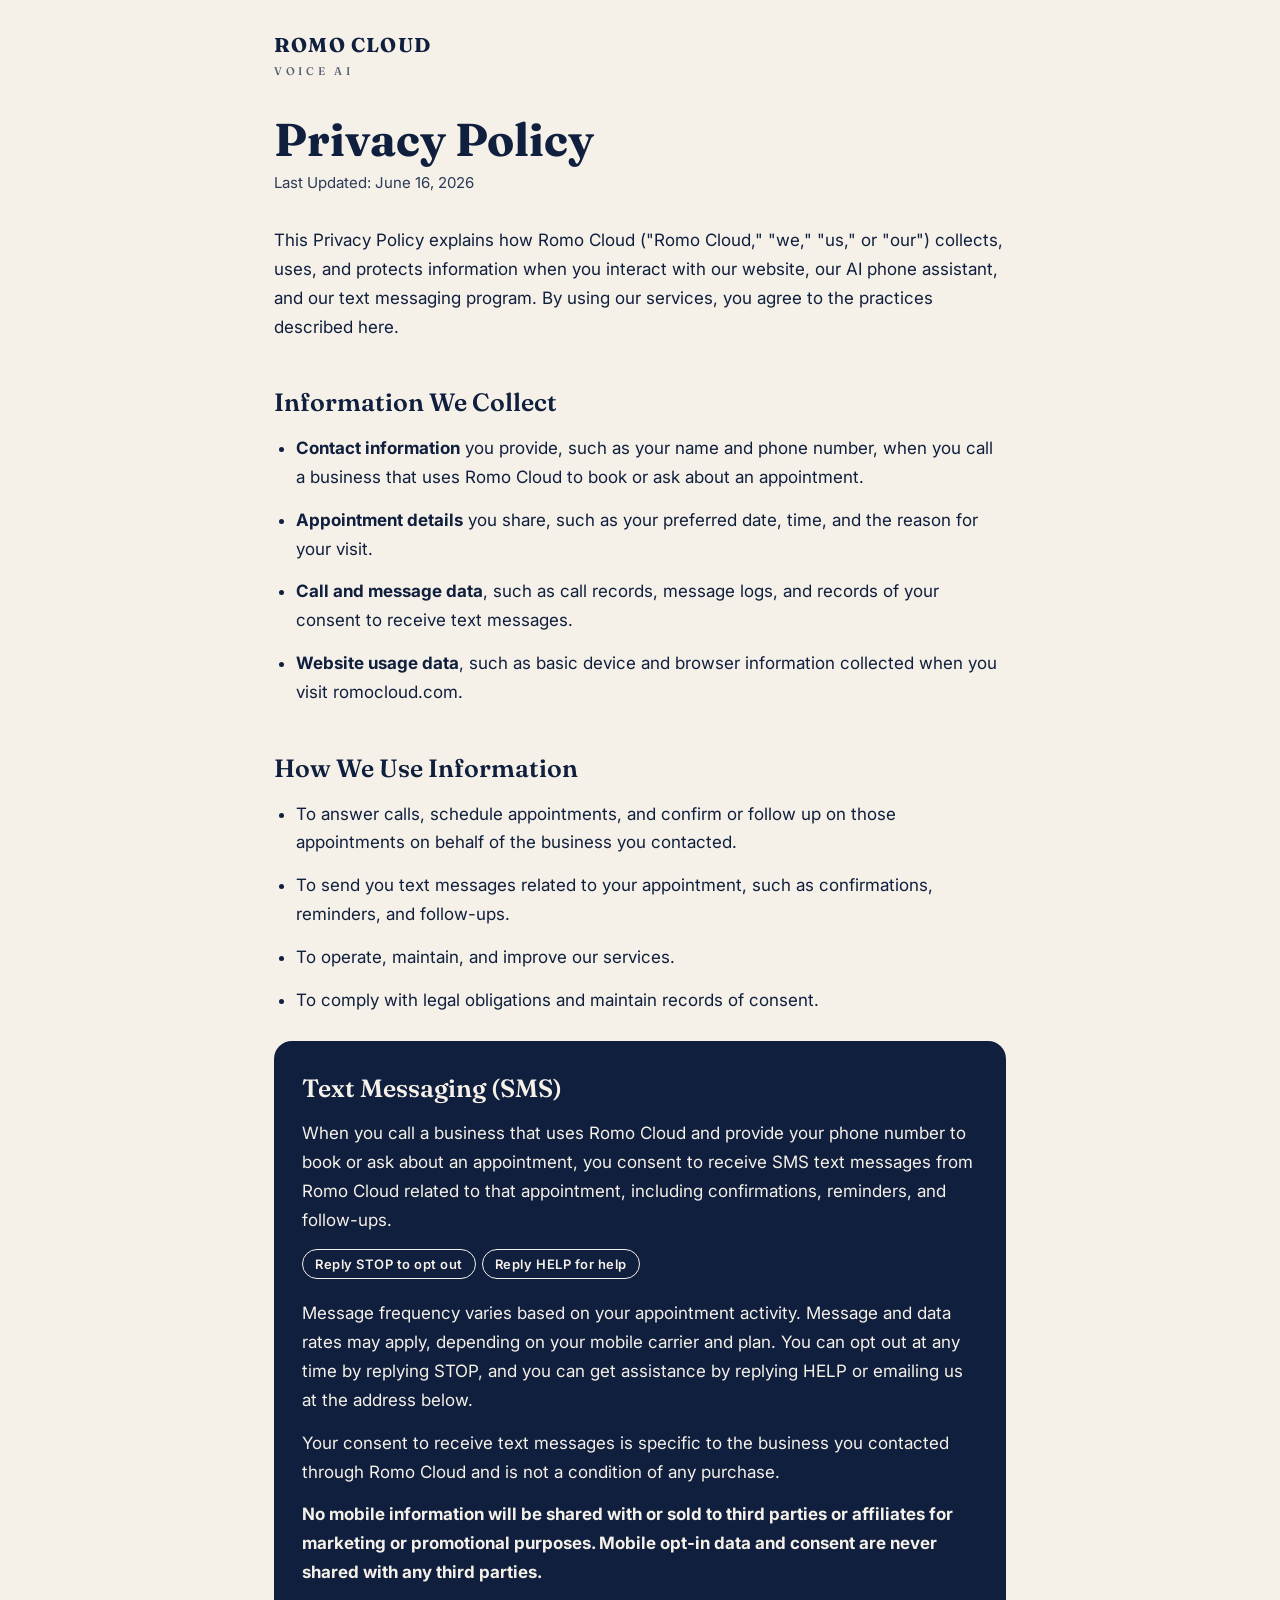
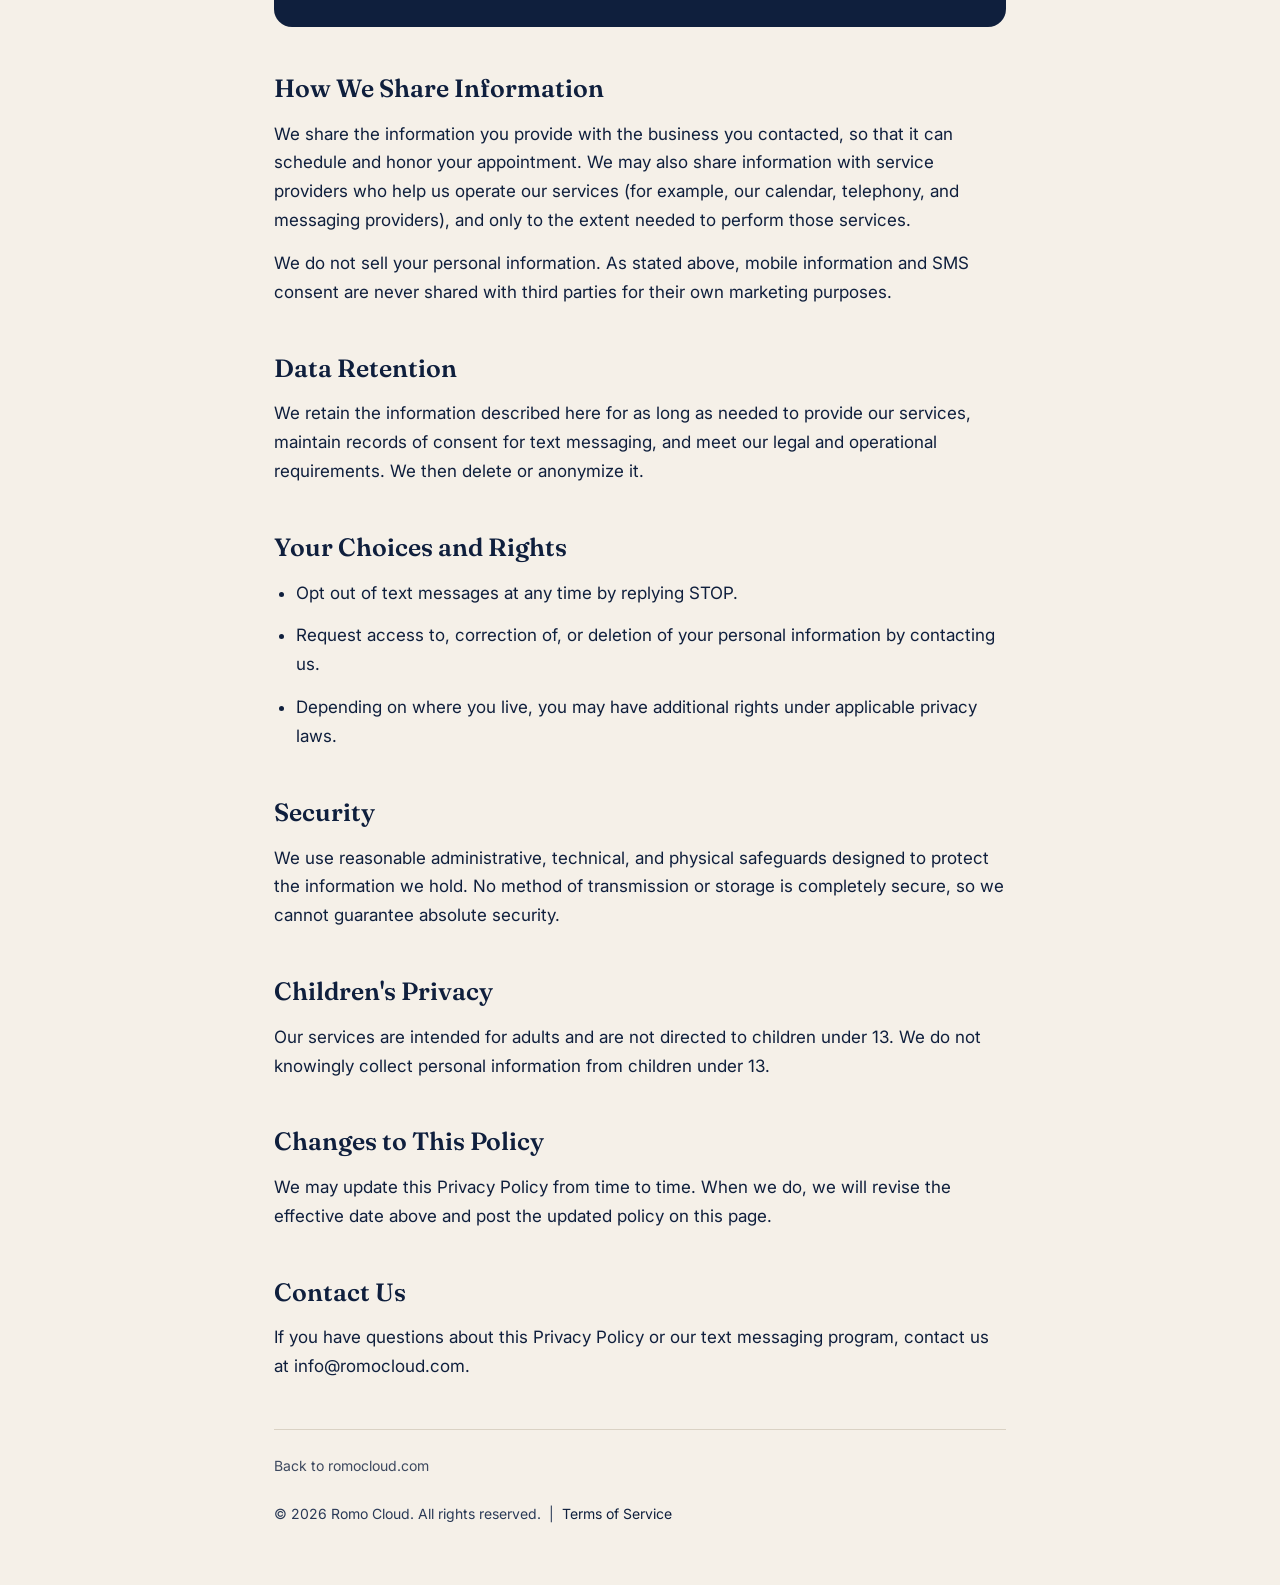
<file: privacy.html>
<!DOCTYPE html>
<html lang="en">
<head>
<meta charset="UTF-8">
<meta name="viewport" content="width=device-width, initial-scale=1.0">
<meta name="robots" content="noindex">
<title>Privacy Policy | Romo Cloud</title>
<meta name="description" content="How Romo Cloud collects, uses, and protects caller information, plus SMS program terms and how to opt out at any time.">
<meta name="author" content="Romo Cloud">
<link rel="canonical" href="https://romocloud.com/privacy">
<meta property="og:type" content="website">
<meta property="og:url" content="https://romocloud.com/privacy">
<meta property="og:site_name" content="Romo Cloud">
<meta property="og:title" content="Privacy Policy | Romo Cloud">
<meta property="og:description" content="How Romo Cloud collects, uses, and protects caller information, plus SMS program terms and how to opt out at any time.">
<meta property="og:image" content="https://romocloud.com/og-image.png">
<meta property="og:image:width" content="1200">
<meta property="og:image:height" content="630">
<meta name="twitter:card" content="summary_large_image">
<meta name="twitter:title" content="Privacy Policy | Romo Cloud">
<meta name="twitter:description" content="How Romo Cloud collects, uses, and protects caller information, plus SMS program terms and how to opt out at any time.">
<meta name="twitter:image" content="https://romocloud.com/og-image.png">
<link rel="icon" href="/favicon.ico" sizes="any">
<link rel="apple-touch-icon" href="/apple-touch-icon.png">
<link rel="preconnect" href="https://fonts.googleapis.com">
<link rel="preconnect" href="https://fonts.gstatic.com" crossorigin>
<link href="https://fonts.googleapis.com/css2?family=Fraunces:opsz,wght@9..144,500;9..144,600;9..144,700&amp;family=Inter:wght@400;500;600&amp;display=swap" rel="stylesheet">
<link rel="stylesheet" href="/assets/site.css?v=4369e42d">
<link rel="stylesheet" href="/assets/extra.css?v=693c50e4">
<noscript><style>.fade-up{opacity:1!important;transform:none!important}</style></noscript>
</head>
<body><div class="legal-page"><div class="wrap"><header class="site"><div class="brand">Romo Cloud<small>VOICE AI</small></div></header><h1>Privacy Policy</h1><p class="eff">Last Updated: June 16, 2026</p><p>This Privacy Policy explains how Romo Cloud ("Romo Cloud," "we," "us," or "our") collects, uses, and protects information when you interact with our website, our AI phone assistant, and our text messaging program. By using our services, you agree to the practices described here.</p><h2>Information We Collect</h2><ul><li><strong>Contact information</strong> you provide, such as your name and phone number, when you call a business that uses Romo Cloud to book or ask about an appointment.</li><li><strong>Appointment details</strong> you share, such as your preferred date, time, and the reason for your visit.</li><li><strong>Call and message data</strong>, such as call records, message logs, and records of your consent to receive text messages.</li><li><strong>Website usage data</strong>, such as basic device and browser information collected when you visit romocloud.com.</li></ul><h2>How We Use Information</h2><ul><li>To answer calls, schedule appointments, and confirm or follow up on those appointments on behalf of the business you contacted.</li><li>To send you text messages related to your appointment, such as confirmations, reminders, and follow-ups.</li><li>To operate, maintain, and improve our services.</li><li>To comply with legal obligations and maintain records of consent.</li></ul><div class="sms"><h2>Text Messaging (SMS)</h2><p>When you call a business that uses Romo Cloud and provide your phone number to book or ask about an appointment, you consent to receive SMS text messages from Romo Cloud related to that appointment, including confirmations, reminders, and follow-ups.</p><p><span class="pill">Reply STOP to opt out</span><span class="pill">Reply HELP for help</span></p><p>Message frequency varies based on your appointment activity. Message and data rates may apply, depending on your mobile carrier and plan. You can opt out at any time by replying STOP, and you can get assistance by replying HELP or emailing us at the address below.</p><p>Your consent to receive text messages is specific to the business you contacted through Romo Cloud and is not a condition of any purchase.</p><p><strong>No mobile information will be shared with or sold to third parties or affiliates for marketing or promotional purposes. Mobile opt-in data and consent are never shared with any third parties.</strong></p></div><h2>How We Share Information</h2><p>We share the information you provide with the business you contacted, so that it can schedule and honor your appointment. We may also share information with service providers who help us operate our services (for example, our calendar, telephony, and messaging providers), and only to the extent needed to perform those services.</p><p>We do not sell your personal information. As stated above, mobile information and SMS consent are never shared with third parties for their own marketing purposes.</p><h2>Data Retention</h2><p>We retain the information described here for as long as needed to provide our services, maintain records of consent for text messaging, and meet our legal and operational requirements. We then delete or anonymize it.</p><h2>Your Choices and Rights</h2><ul><li>Opt out of text messages at any time by replying STOP.</li><li>Request access to, correction of, or deletion of your personal information by contacting us.</li><li>Depending on where you live, you may have additional rights under applicable privacy laws.</li></ul><h2>Security</h2><p>We use reasonable administrative, technical, and physical safeguards designed to protect the information we hold. No method of transmission or storage is completely secure, so we cannot guarantee absolute security.</p><h2>Children's Privacy</h2><p>Our services are intended for adults and are not directed to children under 13. We do not knowingly collect personal information from children under 13.</p><h2>Changes to This Policy</h2><p>We may update this Privacy Policy from time to time. When we do, we will revise the effective date above and post the updated policy on this page.</p><h2>Contact Us</h2><p>If you have questions about this Privacy Policy or our text messaging program, contact us at <a href="mailto:info@romocloud.com">info@romocloud.com</a>.</p><footer class="site"><a class="home" href="/">Back to romocloud.com</a><br/><br/>© 2026 Romo Cloud. All rights reserved.  |  <a href="/terms">Terms of Service</a></footer></div></div></body>
</html>
</file>
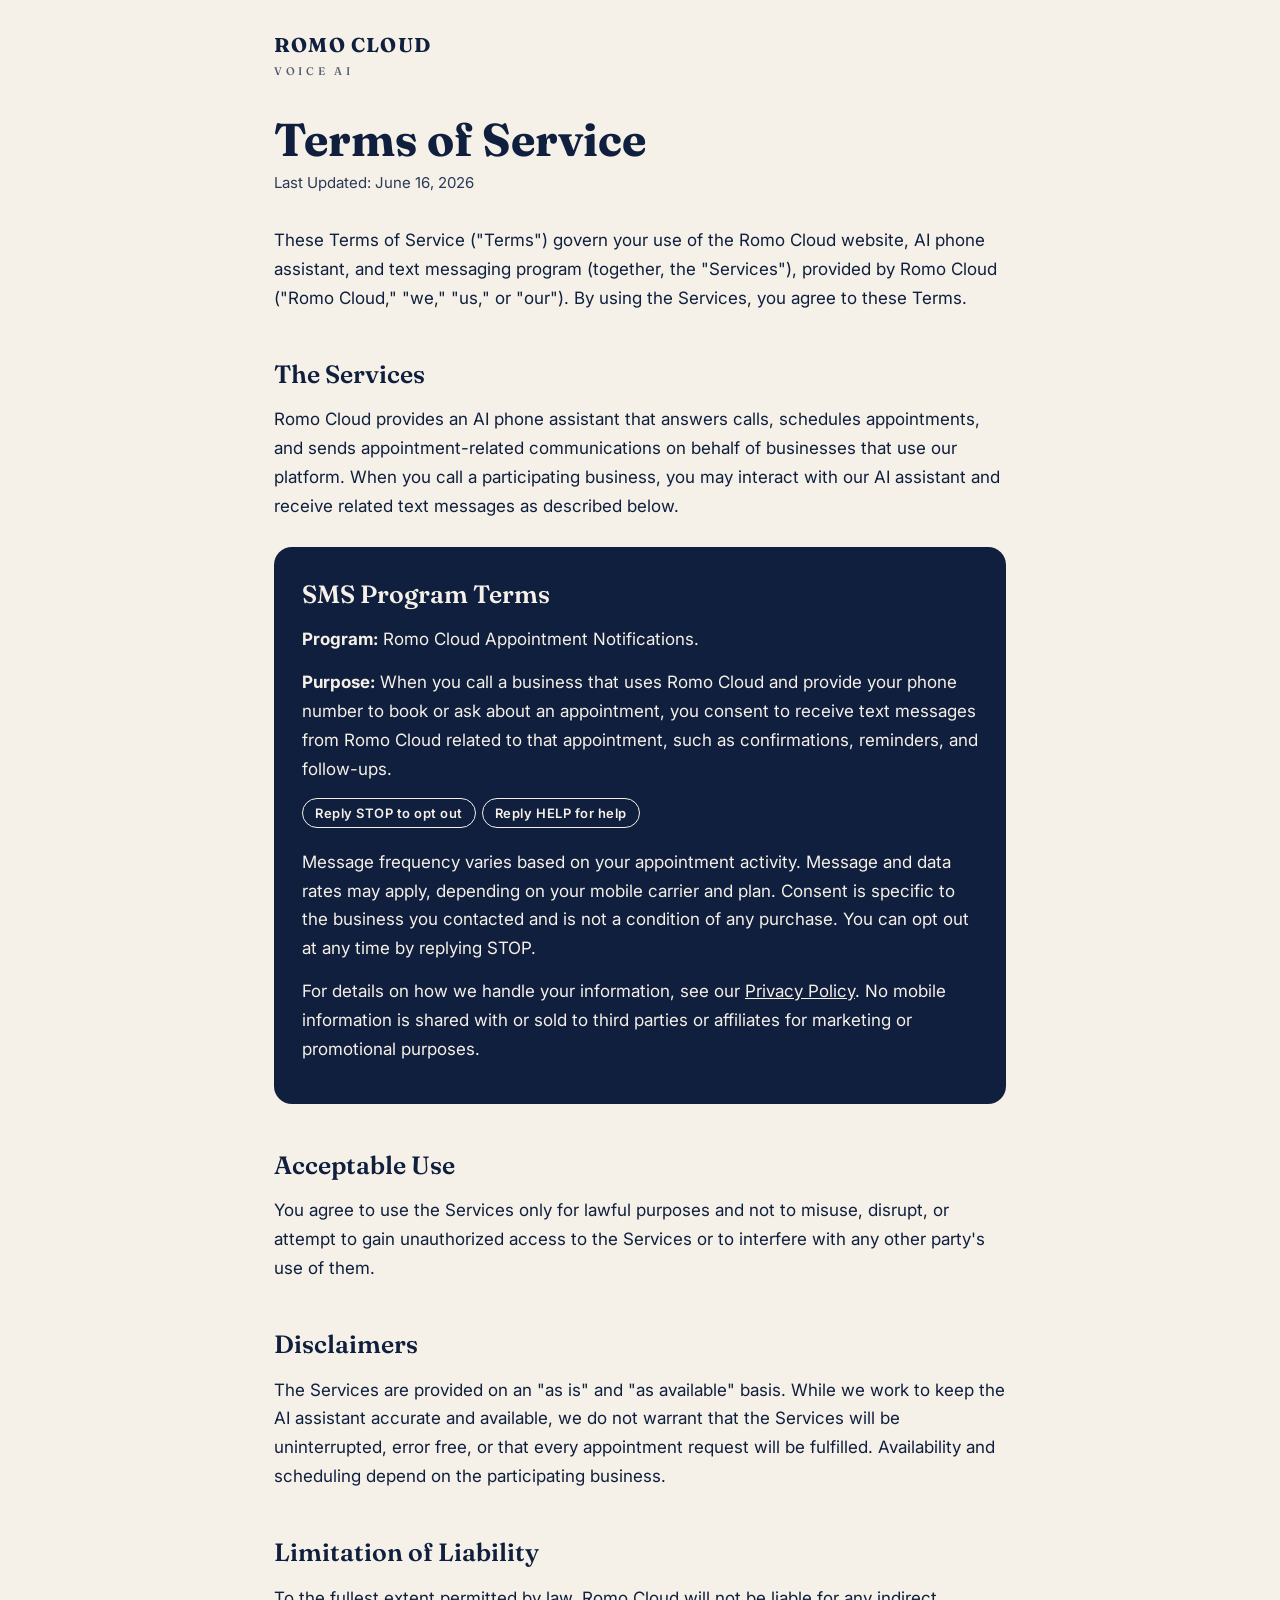
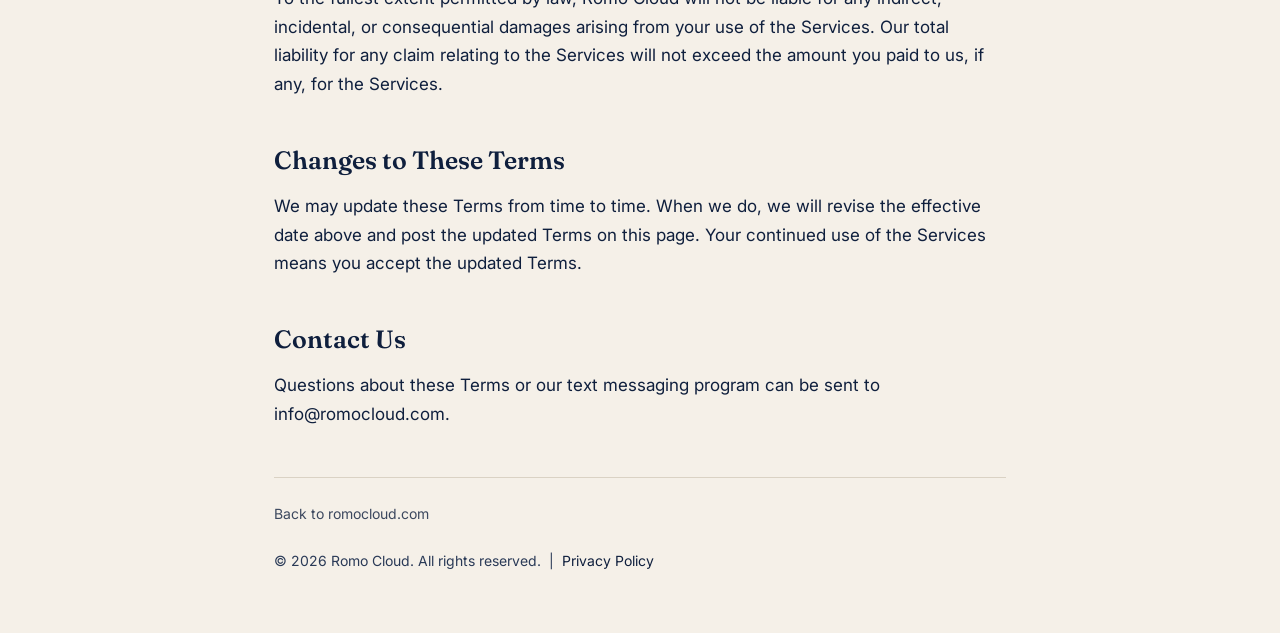
<file: terms.html>
<!DOCTYPE html>
<html lang="en">
<head>
<meta charset="UTF-8">
<meta name="viewport" content="width=device-width, initial-scale=1.0">
<meta name="robots" content="noindex">
<title>Terms of Service | Romo Cloud</title>
<meta name="description" content="Terms governing use of the Romo Cloud website, AI phone assistant, and SMS appointment notification program.">
<meta name="author" content="Romo Cloud">
<link rel="canonical" href="https://romocloud.com/terms">
<meta property="og:type" content="website">
<meta property="og:url" content="https://romocloud.com/terms">
<meta property="og:site_name" content="Romo Cloud">
<meta property="og:title" content="Terms of Service | Romo Cloud">
<meta property="og:description" content="Terms governing use of the Romo Cloud website, AI phone assistant, and SMS appointment notification program.">
<meta property="og:image" content="https://romocloud.com/og-image.png">
<meta property="og:image:width" content="1200">
<meta property="og:image:height" content="630">
<meta name="twitter:card" content="summary_large_image">
<meta name="twitter:title" content="Terms of Service | Romo Cloud">
<meta name="twitter:description" content="Terms governing use of the Romo Cloud website, AI phone assistant, and SMS appointment notification program.">
<meta name="twitter:image" content="https://romocloud.com/og-image.png">
<link rel="icon" href="/favicon.ico" sizes="any">
<link rel="apple-touch-icon" href="/apple-touch-icon.png">
<link rel="preconnect" href="https://fonts.googleapis.com">
<link rel="preconnect" href="https://fonts.gstatic.com" crossorigin>
<link href="https://fonts.googleapis.com/css2?family=Fraunces:opsz,wght@9..144,500;9..144,600;9..144,700&amp;family=Inter:wght@400;500;600&amp;display=swap" rel="stylesheet">
<link rel="stylesheet" href="/assets/site.css?v=4369e42d">
<link rel="stylesheet" href="/assets/extra.css?v=693c50e4">
<noscript><style>.fade-up{opacity:1!important;transform:none!important}</style></noscript>
</head>
<body><div class="legal-page"><div class="wrap"><header class="site"><div class="brand">Romo Cloud<small>VOICE AI</small></div></header><h1>Terms of Service</h1><p class="eff">Last Updated: June 16, 2026</p><p>These Terms of Service ("Terms") govern your use of the Romo Cloud website, AI phone assistant, and text messaging program (together, the "Services"), provided by Romo Cloud ("Romo Cloud," "we," "us," or "our"). By using the Services, you agree to these Terms.</p><h2>The Services</h2><p>Romo Cloud provides an AI phone assistant that answers calls, schedules appointments, and sends appointment-related communications on behalf of businesses that use our platform. When you call a participating business, you may interact with our AI assistant and receive related text messages as described below.</p><div class="sms"><h2>SMS Program Terms</h2><p><strong>Program:</strong> Romo Cloud Appointment Notifications.</p><p><strong>Purpose:</strong> When you call a business that uses Romo Cloud and provide your phone number to book or ask about an appointment, you consent to receive text messages from Romo Cloud related to that appointment, such as confirmations, reminders, and follow-ups.</p><p><span class="pill">Reply STOP to opt out</span><span class="pill">Reply HELP for help</span></p><p>Message frequency varies based on your appointment activity. Message and data rates may apply, depending on your mobile carrier and plan. Consent is specific to the business you contacted and is not a condition of any purchase. You can opt out at any time by replying STOP.</p><p>For details on how we handle your information, see our <a href="/privacy">Privacy Policy</a>. No mobile information is shared with or sold to third parties or affiliates for marketing or promotional purposes.</p></div><h2>Acceptable Use</h2><p>You agree to use the Services only for lawful purposes and not to misuse, disrupt, or attempt to gain unauthorized access to the Services or to interfere with any other party's use of them.</p><h2>Disclaimers</h2><p>The Services are provided on an "as is" and "as available" basis. While we work to keep the AI assistant accurate and available, we do not warrant that the Services will be uninterrupted, error free, or that every appointment request will be fulfilled. Availability and scheduling depend on the participating business.</p><h2>Limitation of Liability</h2><p>To the fullest extent permitted by law, Romo Cloud will not be liable for any indirect, incidental, or consequential damages arising from your use of the Services. Our total liability for any claim relating to the Services will not exceed the amount you paid to us, if any, for the Services.</p><h2>Changes to These Terms</h2><p>We may update these Terms from time to time. When we do, we will revise the effective date above and post the updated Terms on this page. Your continued use of the Services means you accept the updated Terms.</p><h2>Contact Us</h2><p>Questions about these Terms or our text messaging program can be sent to <a href="mailto:info@romocloud.com">info@romocloud.com</a>.</p><footer class="site"><a class="home" href="/">Back to romocloud.com</a><br/><br/>© 2026 Romo Cloud. All rights reserved.  |  <a href="/privacy">Privacy Policy</a></footer></div></div></body>
</html>
</file>
<file: assets/site.css>
@import"https://fonts.googleapis.com/css2?family=Inter:wght@400;500;600;700;800&display=swap";.legal-page{--cream:#F5F0E8;--navy:#0F1F3D;--navy-soft:#2A3A57;--rule:#DAD2C4;background:var(--cream);color:var(--navy);font-family:Inter,system-ui,Arial,sans-serif;font-size:17px;line-height:1.7;min-height:100vh}.legal-page *{box-sizing:border-box}.legal-page a{color:var(--navy)}.legal-page .wrap{max-width:780px;margin:0 auto;padding:0 24px}.legal-page header.site{padding:28px 0 8px}.legal-page .brand{font-family:Fraunces,Georgia,serif;font-weight:700;letter-spacing:.06em;font-size:20px;text-transform:uppercase}.legal-page .brand small{display:block;font-size:11px;letter-spacing:.34em;font-weight:500;opacity:.7}.legal-page h1{font-family:Fraunces,Georgia,serif;font-weight:700;font-size:46px;line-height:1.08;margin:26px 0 6px}.legal-page .eff{color:var(--navy-soft);font-size:15px;margin:0 0 30px}.legal-page h2{font-family:Fraunces,Georgia,serif;font-weight:600;font-size:25px;margin:40px 0 10px}.legal-page h3{font-weight:600;font-size:18px;margin:24px 0 6px}.legal-page p,.legal-page li{margin:0 0 14px}.legal-page ul{padding-left:22px;list-style-type:disc}.legal-page hr{border:none;border-top:1px solid var(--rule);margin:14px 0}.legal-page .sms{background:var(--navy);color:var(--cream);border-radius:18px;padding:26px 28px;margin:26px 0}.legal-page .sms h2{color:var(--cream);margin-top:0}.legal-page .sms a{color:var(--cream);text-decoration:underline}.legal-page .pill{display:inline-block;border:1.5px solid var(--cream);border-radius:999px;padding:3px 12px;font-size:13px;font-weight:600;letter-spacing:.04em;margin:0 6px 6px 0}.legal-page footer.site{border-top:1px solid var(--rule);margin-top:48px;padding:24px 0 60px;font-size:14px;color:var(--navy-soft)}.legal-page .home{font-size:14px;text-decoration:none;opacity:.8}*,:before,:after{--tw-border-spacing-x: 0;--tw-border-spacing-y: 0;--tw-translate-x: 0;--tw-translate-y: 0;--tw-rotate: 0;--tw-skew-x: 0;--tw-skew-y: 0;--tw-scale-x: 1;--tw-scale-y: 1;--tw-pan-x: ;--tw-pan-y: ;--tw-pinch-zoom: ;--tw-scroll-snap-strictness: proximity;--tw-gradient-from-position: ;--tw-gradient-via-position: ;--tw-gradient-to-position: ;--tw-ordinal: ;--tw-slashed-zero: ;--tw-numeric-figure: ;--tw-numeric-spacing: ;--tw-numeric-fraction: ;--tw-ring-inset: ;--tw-ring-offset-width: 0px;--tw-ring-offset-color: #fff;--tw-ring-color: rgb(59 130 246 / .5);--tw-ring-offset-shadow: 0 0 #0000;--tw-ring-shadow: 0 0 #0000;--tw-shadow: 0 0 #0000;--tw-shadow-colored: 0 0 #0000;--tw-blur: ;--tw-brightness: ;--tw-contrast: ;--tw-grayscale: ;--tw-hue-rotate: ;--tw-invert: ;--tw-saturate: ;--tw-sepia: ;--tw-drop-shadow: ;--tw-backdrop-blur: ;--tw-backdrop-brightness: ;--tw-backdrop-contrast: ;--tw-backdrop-grayscale: ;--tw-backdrop-hue-rotate: ;--tw-backdrop-invert: ;--tw-backdrop-opacity: ;--tw-backdrop-saturate: ;--tw-backdrop-sepia: ;--tw-contain-size: ;--tw-contain-layout: ;--tw-contain-paint: ;--tw-contain-style: }::backdrop{--tw-border-spacing-x: 0;--tw-border-spacing-y: 0;--tw-translate-x: 0;--tw-translate-y: 0;--tw-rotate: 0;--tw-skew-x: 0;--tw-skew-y: 0;--tw-scale-x: 1;--tw-scale-y: 1;--tw-pan-x: ;--tw-pan-y: ;--tw-pinch-zoom: ;--tw-scroll-snap-strictness: proximity;--tw-gradient-from-position: ;--tw-gradient-via-position: ;--tw-gradient-to-position: ;--tw-ordinal: ;--tw-slashed-zero: ;--tw-numeric-figure: ;--tw-numeric-spacing: ;--tw-numeric-fraction: ;--tw-ring-inset: ;--tw-ring-offset-width: 0px;--tw-ring-offset-color: #fff;--tw-ring-color: rgb(59 130 246 / .5);--tw-ring-offset-shadow: 0 0 #0000;--tw-ring-shadow: 0 0 #0000;--tw-shadow: 0 0 #0000;--tw-shadow-colored: 0 0 #0000;--tw-blur: ;--tw-brightness: ;--tw-contrast: ;--tw-grayscale: ;--tw-hue-rotate: ;--tw-invert: ;--tw-saturate: ;--tw-sepia: ;--tw-drop-shadow: ;--tw-backdrop-blur: ;--tw-backdrop-brightness: ;--tw-backdrop-contrast: ;--tw-backdrop-grayscale: ;--tw-backdrop-hue-rotate: ;--tw-backdrop-invert: ;--tw-backdrop-opacity: ;--tw-backdrop-saturate: ;--tw-backdrop-sepia: ;--tw-contain-size: ;--tw-contain-layout: ;--tw-contain-paint: ;--tw-contain-style: }*,:before,:after{box-sizing:border-box;border-width:0;border-style:solid;border-color:#e5e7eb}:before,:after{--tw-content: ""}html,:host{line-height:1.5;-webkit-text-size-adjust:100%;-moz-tab-size:4;-o-tab-size:4;tab-size:4;font-family:Inter,system-ui,sans-serif;font-feature-settings:normal;font-variation-settings:normal;-webkit-tap-highlight-color:transparent}body{margin:0;line-height:inherit}hr{height:0;color:inherit;border-top-width:1px}abbr:where([title]){-webkit-text-decoration:underline dotted;text-decoration:underline dotted}h1,h2,h3,h4,h5,h6{font-size:inherit;font-weight:inherit}a{color:inherit;text-decoration:inherit}b,strong{font-weight:bolder}code,kbd,samp,pre{font-family:ui-monospace,SFMono-Regular,Menlo,Monaco,Consolas,Liberation Mono,Courier New,monospace;font-feature-settings:normal;font-variation-settings:normal;font-size:1em}small{font-size:80%}sub,sup{font-size:75%;line-height:0;position:relative;vertical-align:baseline}sub{bottom:-.25em}sup{top:-.5em}table{text-indent:0;border-color:inherit;border-collapse:collapse}button,input,optgroup,select,textarea{font-family:inherit;font-feature-settings:inherit;font-variation-settings:inherit;font-size:100%;font-weight:inherit;line-height:inherit;letter-spacing:inherit;color:inherit;margin:0;padding:0}button,select{text-transform:none}button,input:where([type=button]),input:where([type=reset]),input:where([type=submit]){-webkit-appearance:button;background-color:transparent;background-image:none}:-moz-focusring{outline:auto}:-moz-ui-invalid{box-shadow:none}progress{vertical-align:baseline}::-webkit-inner-spin-button,::-webkit-outer-spin-button{height:auto}[type=search]{-webkit-appearance:textfield;outline-offset:-2px}::-webkit-search-decoration{-webkit-appearance:none}::-webkit-file-upload-button{-webkit-appearance:button;font:inherit}summary{display:list-item}blockquote,dl,dd,h1,h2,h3,h4,h5,h6,hr,figure,p,pre{margin:0}fieldset{margin:0;padding:0}legend{padding:0}ol,ul,menu{list-style:none;margin:0;padding:0}dialog{padding:0}textarea{resize:vertical}input::-moz-placeholder,textarea::-moz-placeholder{opacity:1;color:#9ca3af}input::placeholder,textarea::placeholder{opacity:1;color:#9ca3af}button,[role=button]{cursor:pointer}:disabled{cursor:default}img,svg,video,canvas,audio,iframe,embed,object{display:block;vertical-align:middle}img,video{max-width:100%;height:auto}[hidden]:where(:not([hidden=until-found])){display:none}:root{--cream: 33 40% 93%;--navy: 219 62% 15%;--background: var(--cream);--foreground: var(--navy);--card: 33 40% 93%;--card-foreground: var(--navy);--popover: 33 40% 93%;--popover-foreground: var(--navy);--primary: var(--navy);--primary-foreground: 0 0% 100%;--secondary: 33 30% 88%;--secondary-foreground: var(--navy);--muted: 33 30% 88%;--muted-foreground: 219 30% 30%;--accent: var(--navy);--accent-foreground: 0 0% 100%;--destructive: 0 84% 50%;--destructive-foreground: 0 0% 100%;--border: 219 30% 80%;--input: 219 30% 80%;--ring: var(--navy);--radius: .75rem;--sidebar-background: var(--cream);--sidebar-foreground: var(--navy);--sidebar-primary: var(--navy);--sidebar-primary-foreground: 0 0% 100%;--sidebar-accent: 33 30% 88%;--sidebar-accent-foreground: var(--navy);--sidebar-border: 219 30% 80%;--sidebar-ring: var(--navy);--navy-deep: var(--navy);--navy-mid: var(--navy);--body-text: 219 35% 25%;--body-text-on-navy: 33 25% 85%}*{border-color:hsl(var(--border))}body{background-color:hsl(var(--background));font-family:Inter,system-ui,sans-serif;color:hsl(var(--foreground));-webkit-font-smoothing:antialiased;-moz-osx-font-smoothing:grayscale;font-family:Inter,sans-serif}.container{width:100%;margin-right:auto;margin-left:auto;padding-right:2rem;padding-left:2rem}@media (min-width: 1400px){.container{max-width:1400px}}.sr-only{position:absolute;width:1px;height:1px;padding:0;margin:-1px;overflow:hidden;clip:rect(0,0,0,0);white-space:nowrap;border-width:0}.pointer-events-none{pointer-events:none}.pointer-events-auto{pointer-events:auto}.visible{visibility:visible}.invisible{visibility:hidden}.static{position:static}.fixed{position:fixed}.absolute{position:absolute}.relative{position:relative}.inset-0{top:0;right:0;bottom:0;left:0}.inset-x-0{left:0;right:0}.inset-y-0{top:0;bottom:0}.-bottom-12{bottom:-3rem}.-left-12{left:-3rem}.-right-12{right:-3rem}.-right-4{right:-1rem}.-top-12{top:-3rem}.bottom-0{bottom:0}.bottom-1\.5{bottom:.375rem}.bottom-24{bottom:6rem}.bottom-6{bottom:1.5rem}.left-0{left:0}.left-1{left:.25rem}.left-1\/2{left:50%}.left-2{left:.5rem}.left-\[50\%\]{left:50%}.right-0{right:0}.right-1{right:.25rem}.right-1\.5{right:.375rem}.right-2{right:.5rem}.right-3{right:.75rem}.right-4{right:1rem}.top-0{top:0}.top-1\.5{top:.375rem}.top-1\/2{top:50%}.top-2{top:.5rem}.top-3\.5{top:.875rem}.top-4{top:1rem}.top-8{top:2rem}.top-\[1px\]{top:1px}.top-\[50\%\]{top:50%}.top-\[60\%\]{top:60%}.top-full{top:100%}.isolate{isolation:isolate}.z-0{z-index:0}.z-10{z-index:10}.z-20{z-index:20}.z-50{z-index:50}.z-\[100\]{z-index:100}.z-\[1\]{z-index:1}.-mx-1{margin-left:-.25rem;margin-right:-.25rem}.mx-2{margin-left:.5rem;margin-right:.5rem}.mx-3\.5{margin-left:.875rem;margin-right:.875rem}.mx-auto{margin-left:auto;margin-right:auto}.my-1{margin-top:.25rem;margin-bottom:.25rem}.-ml-20{margin-left:-5rem}.-ml-4{margin-left:-1rem}.-mt-2{margin-top:-.5rem}.-mt-4{margin-top:-1rem}.mb-1{margin-bottom:.25rem}.mb-14{margin-bottom:3.5rem}.mb-2{margin-bottom:.5rem}.mb-3{margin-bottom:.75rem}.mb-4{margin-bottom:1rem}.mb-5{margin-bottom:1.25rem}.mb-6{margin-bottom:1.5rem}.mb-8{margin-bottom:2rem}.ml-1{margin-left:.25rem}.ml-auto{margin-left:auto}.mr-1{margin-right:.25rem}.mr-2{margin-right:.5rem}.mt-1\.5{margin-top:.375rem}.mt-2{margin-top:.5rem}.mt-24{margin-top:6rem}.mt-3{margin-top:.75rem}.mt-4{margin-top:1rem}.mt-6{margin-top:1.5rem}.mt-8{margin-top:2rem}.mt-auto{margin-top:auto}.block{display:block}.inline-block{display:inline-block}.flex{display:flex}.inline-flex{display:inline-flex}.table{display:table}.grid{display:grid}.hidden{display:none}.aspect-\[3\/4\]{aspect-ratio:3/4}.aspect-square{aspect-ratio:1 / 1}.size-4{width:1rem;height:1rem}.size-full{width:100%;height:100%}.h-1\.5{height:.375rem}.h-10{height:2.5rem}.h-11{height:2.75rem}.h-12{height:3rem}.h-16{height:4rem}.h-2{height:.5rem}.h-2\.5{height:.625rem}.h-3{height:.75rem}.h-3\.5{height:.875rem}.h-4{height:1rem}.h-40{height:10rem}.h-5{height:1.25rem}.h-6{height:1.5rem}.h-64{height:16rem}.h-7{height:1.75rem}.h-8{height:2rem}.h-80{height:20rem}.h-9{height:2.25rem}.h-96{height:24rem}.h-\[1px\]{height:1px}.h-\[320px\]{height:320px}.h-\[420px\]{height:420px}.h-\[450px\]{height:450px}.h-\[52px\]{height:52px}.h-\[var\(--radix-navigation-menu-viewport-height\)\]{height:var(--radix-navigation-menu-viewport-height)}.h-\[var\(--radix-select-trigger-height\)\]{height:var(--radix-select-trigger-height)}.h-auto{height:auto}.h-full{height:100%}.h-px{height:1px}.h-svh{height:100svh}.max-h-96{max-height:24rem}.max-h-\[300px\]{max-height:300px}.max-h-screen{max-height:100vh}.min-h-0{min-height:0px}.min-h-\[72px\]{min-height:72px}.min-h-\[80px\]{min-height:80px}.min-h-screen{min-height:100vh}.min-h-svh{min-height:100svh}.w-10{width:2.5rem}.w-11{width:2.75rem}.w-12{width:3rem}.w-2{width:.5rem}.w-2\.5{width:.625rem}.w-24{width:6rem}.w-3{width:.75rem}.w-3\.5{width:.875rem}.w-3\/4{width:75%}.w-4{width:1rem}.w-40{width:10rem}.w-48{width:12rem}.w-5{width:1.25rem}.w-64{width:16rem}.w-7{width:1.75rem}.w-72{width:18rem}.w-8{width:2rem}.w-80{width:20rem}.w-9{width:2.25rem}.w-\[--sidebar-width\]{width:var(--sidebar-width)}.w-\[100px\]{width:100px}.w-\[1px\]{width:1px}.w-\[400px\]{width:400px}.w-\[60px\]{width:60px}.w-\[calc\(100\%-54px\)\]{width:calc(100% - 54px)}.w-auto{width:auto}.w-fit{width:-moz-fit-content;width:fit-content}.w-full{width:100%}.w-max{width:-moz-max-content;width:max-content}.w-px{width:1px}.min-w-0{min-width:0px}.min-w-5{min-width:1.25rem}.min-w-\[12rem\]{min-width:12rem}.min-w-\[8rem\]{min-width:8rem}.min-w-\[var\(--radix-select-trigger-width\)\]{min-width:var(--radix-select-trigger-width)}.max-w-2xl{max-width:42rem}.max-w-4xl{max-width:56rem}.max-w-5xl{max-width:64rem}.max-w-\[--skeleton-width\]{max-width:var(--skeleton-width)}.max-w-\[600px\]{max-width:600px}.max-w-full{max-width:100%}.max-w-lg{max-width:32rem}.max-w-max{max-width:-moz-max-content;max-width:max-content}.flex-1{flex:1 1 0%}.shrink-0{flex-shrink:0}.grow{flex-grow:1}.grow-0{flex-grow:0}.basis-full{flex-basis:100%}.caption-bottom{caption-side:bottom}.border-collapse{border-collapse:collapse}.origin-center{transform-origin:center}.-translate-x-1\/2{--tw-translate-x: -50%;transform:translate(var(--tw-translate-x),var(--tw-translate-y)) rotate(var(--tw-rotate)) skew(var(--tw-skew-x)) skewY(var(--tw-skew-y)) scaleX(var(--tw-scale-x)) scaleY(var(--tw-scale-y))}.-translate-x-px{--tw-translate-x: -1px;transform:translate(var(--tw-translate-x),var(--tw-translate-y)) rotate(var(--tw-rotate)) skew(var(--tw-skew-x)) skewY(var(--tw-skew-y)) scaleX(var(--tw-scale-x)) scaleY(var(--tw-scale-y))}.-translate-y-1\/2{--tw-translate-y: -50%;transform:translate(var(--tw-translate-x),var(--tw-translate-y)) rotate(var(--tw-rotate)) skew(var(--tw-skew-x)) skewY(var(--tw-skew-y)) scaleX(var(--tw-scale-x)) scaleY(var(--tw-scale-y))}.-translate-y-\[7px\]{--tw-translate-y: -7px;transform:translate(var(--tw-translate-x),var(--tw-translate-y)) rotate(var(--tw-rotate)) skew(var(--tw-skew-x)) skewY(var(--tw-skew-y)) scaleX(var(--tw-scale-x)) scaleY(var(--tw-scale-y))}.translate-x-\[-50\%\]{--tw-translate-x: -50%;transform:translate(var(--tw-translate-x),var(--tw-translate-y)) rotate(var(--tw-rotate)) skew(var(--tw-skew-x)) skewY(var(--tw-skew-y)) scaleX(var(--tw-scale-x)) scaleY(var(--tw-scale-y))}.translate-x-px{--tw-translate-x: 1px;transform:translate(var(--tw-translate-x),var(--tw-translate-y)) rotate(var(--tw-rotate)) skew(var(--tw-skew-x)) skewY(var(--tw-skew-y)) scaleX(var(--tw-scale-x)) scaleY(var(--tw-scale-y))}.translate-y-\[-50\%\]{--tw-translate-y: -50%;transform:translate(var(--tw-translate-x),var(--tw-translate-y)) rotate(var(--tw-rotate)) skew(var(--tw-skew-x)) skewY(var(--tw-skew-y)) scaleX(var(--tw-scale-x)) scaleY(var(--tw-scale-y))}.translate-y-\[7px\]{--tw-translate-y: 7px;transform:translate(var(--tw-translate-x),var(--tw-translate-y)) rotate(var(--tw-rotate)) skew(var(--tw-skew-x)) skewY(var(--tw-skew-y)) scaleX(var(--tw-scale-x)) scaleY(var(--tw-scale-y))}.rotate-0{--tw-rotate: 0deg;transform:translate(var(--tw-translate-x),var(--tw-translate-y)) rotate(var(--tw-rotate)) skew(var(--tw-skew-x)) skewY(var(--tw-skew-y)) scaleX(var(--tw-scale-x)) scaleY(var(--tw-scale-y))}.rotate-45{--tw-rotate: 45deg;transform:translate(var(--tw-translate-x),var(--tw-translate-y)) rotate(var(--tw-rotate)) skew(var(--tw-skew-x)) skewY(var(--tw-skew-y)) scaleX(var(--tw-scale-x)) scaleY(var(--tw-scale-y))}.rotate-90{--tw-rotate: 90deg;transform:translate(var(--tw-translate-x),var(--tw-translate-y)) rotate(var(--tw-rotate)) skew(var(--tw-skew-x)) skewY(var(--tw-skew-y)) scaleX(var(--tw-scale-x)) scaleY(var(--tw-scale-y))}.transform{transform:translate(var(--tw-translate-x),var(--tw-translate-y)) rotate(var(--tw-rotate)) skew(var(--tw-skew-x)) skewY(var(--tw-skew-y)) scaleX(var(--tw-scale-x)) scaleY(var(--tw-scale-y))}@keyframes pulse{50%{opacity:.5}}.animate-pulse{animation:pulse 2s cubic-bezier(.4,0,.6,1) infinite}.cursor-default{cursor:default}.cursor-pointer{cursor:pointer}.touch-none{touch-action:none}.select-none{-webkit-user-select:none;-moz-user-select:none;user-select:none}.list-none{list-style-type:none}.appearance-none{-webkit-appearance:none;-moz-appearance:none;appearance:none}.grid-cols-1{grid-template-columns:repeat(1,minmax(0,1fr))}.grid-rows-\[1fr_auto\]{grid-template-rows:1fr auto}.flex-row{flex-direction:row}.flex-col{flex-direction:column}.flex-col-reverse{flex-direction:column-reverse}.flex-wrap{flex-wrap:wrap}.place-items-center{place-items:center}.items-end{align-items:flex-end}.items-center{align-items:center}.justify-start{justify-content:flex-start}.justify-center{justify-content:center}.justify-between{justify-content:space-between}.gap-1{gap:.25rem}.gap-1\.5{gap:.375rem}.gap-10{gap:2.5rem}.gap-2{gap:.5rem}.gap-3{gap:.75rem}.gap-4{gap:1rem}.gap-6{gap:1.5rem}.gap-8{gap:2rem}.space-x-1>:not([hidden])~:not([hidden]){--tw-space-x-reverse: 0;margin-right:calc(.25rem * var(--tw-space-x-reverse));margin-left:calc(.25rem * calc(1 - var(--tw-space-x-reverse)))}.space-x-4>:not([hidden])~:not([hidden]){--tw-space-x-reverse: 0;margin-right:calc(1rem * var(--tw-space-x-reverse));margin-left:calc(1rem * calc(1 - var(--tw-space-x-reverse)))}.space-y-1>:not([hidden])~:not([hidden]){--tw-space-y-reverse: 0;margin-top:calc(.25rem * calc(1 - var(--tw-space-y-reverse)));margin-bottom:calc(.25rem * var(--tw-space-y-reverse))}.space-y-1\.5>:not([hidden])~:not([hidden]){--tw-space-y-reverse: 0;margin-top:calc(.375rem * calc(1 - var(--tw-space-y-reverse)));margin-bottom:calc(.375rem * var(--tw-space-y-reverse))}.space-y-10>:not([hidden])~:not([hidden]){--tw-space-y-reverse: 0;margin-top:calc(2.5rem * calc(1 - var(--tw-space-y-reverse)));margin-bottom:calc(2.5rem * var(--tw-space-y-reverse))}.space-y-2>:not([hidden])~:not([hidden]){--tw-space-y-reverse: 0;margin-top:calc(.5rem * calc(1 - var(--tw-space-y-reverse)));margin-bottom:calc(.5rem * var(--tw-space-y-reverse))}.space-y-4>:not([hidden])~:not([hidden]){--tw-space-y-reverse: 0;margin-top:calc(1rem * calc(1 - var(--tw-space-y-reverse)));margin-bottom:calc(1rem * var(--tw-space-y-reverse))}.overflow-auto{overflow:auto}.overflow-hidden{overflow:hidden}.overflow-visible{overflow:visible}.overflow-x-auto{overflow-x:auto}.overflow-y-auto{overflow-y:auto}.overflow-x-hidden{overflow-x:hidden}.whitespace-nowrap{white-space:nowrap}.break-words{overflow-wrap:break-word}.rounded-2xl{border-radius:1rem}.rounded-\[inherit\]{border-radius:inherit}.rounded-full{border-radius:9999px}.rounded-lg{border-radius:var(--radius)}.rounded-md{border-radius:calc(var(--radius) - 2px)}.rounded-sm{border-radius:calc(var(--radius) - 4px)}.rounded-xl{border-radius:.75rem}.rounded-t-\[10px\]{border-top-left-radius:10px;border-top-right-radius:10px}.rounded-tl-sm{border-top-left-radius:calc(var(--radius) - 4px)}.border{border-width:1px}.border-0{border-width:0px}.border-2{border-width:2px}.border-y{border-top-width:1px;border-bottom-width:1px}.border-b{border-bottom-width:1px}.border-l{border-left-width:1px}.border-r{border-right-width:1px}.border-t{border-top-width:1px}.border-dashed{border-style:dashed}.border-\[\#C8A15A\]{--tw-border-opacity: 1;border-color:rgb(200 161 90 / var(--tw-border-opacity, 1))}.border-\[rgba\(245\,240\,232\,0\.4\)\]{border-color:#f5f0e866}.border-border{border-color:hsl(var(--border))}.border-destructive{border-color:hsl(var(--destructive))}.border-destructive\/50{border-color:hsl(var(--destructive) / .5)}.border-foreground{border-color:hsl(var(--foreground))}.border-input{border-color:hsl(var(--input))}.border-primary{border-color:hsl(var(--primary))}.border-primary\/30{border-color:hsl(var(--primary) / .3)}.border-sidebar-border{border-color:hsl(var(--sidebar-border))}.border-transparent{border-color:transparent}.border-white\/30{border-color:#ffffff4d}.border-l-transparent{border-left-color:transparent}.border-t-transparent{border-top-color:transparent}.bg-\[\#0F1F3D\]{--tw-bg-opacity: 1;background-color:rgb(15 31 61 / var(--tw-bg-opacity, 1))}.bg-\[hsl\(var\(--cream\)\/0\.15\)\]{background-color:hsl(var(--cream)/.15)}.bg-accent{background-color:hsl(var(--accent))}.bg-background{background-color:hsl(var(--background))}.bg-black\/80{background-color:#000c}.bg-border{background-color:hsl(var(--border))}.bg-card{background-color:hsl(var(--card))}.bg-destructive{background-color:hsl(var(--destructive))}.bg-foreground{background-color:hsl(var(--foreground))}.bg-muted{background-color:hsl(var(--muted))}.bg-muted\/50{background-color:hsl(var(--muted) / .5)}.bg-popover{background-color:hsl(var(--popover))}.bg-primary{background-color:hsl(var(--primary))}.bg-secondary{background-color:hsl(var(--secondary))}.bg-sidebar{background-color:hsl(var(--sidebar-background))}.bg-sidebar-border{background-color:hsl(var(--sidebar-border))}.bg-transparent{background-color:transparent}.bg-\[linear-gradient\(-75deg\,hsl\(var\(--primary\)\/10\%\)_calc\(var\(--x\)\+20\%\)\,hsl\(var\(--primary\)\/50\%\)_calc\(var\(--x\)\+25\%\)\,hsl\(var\(--primary\)\/10\%\)_calc\(var\(--x\)\+100\%\)\)\]{background-image:linear-gradient(-75deg,hsl(var(--primary)/10%) calc(var(--x) + 20%),hsl(var(--primary) / 50%) calc(var(--x) + 25%),hsl(var(--primary) / 10%) calc(var(--x) + 100%))}.bg-gradient-to-r{background-image:linear-gradient(to right,var(--tw-gradient-stops))}.bg-gradient-to-t{background-image:linear-gradient(to top,var(--tw-gradient-stops))}.from-black\/40{--tw-gradient-from: rgb(0 0 0 / .4) var(--tw-gradient-from-position);--tw-gradient-to: rgb(0 0 0 / 0) var(--tw-gradient-to-position);--tw-gradient-stops: var(--tw-gradient-from), var(--tw-gradient-to)}.from-black\/80{--tw-gradient-from: rgb(0 0 0 / .8) var(--tw-gradient-from-position);--tw-gradient-to: rgb(0 0 0 / 0) var(--tw-gradient-to-position);--tw-gradient-stops: var(--tw-gradient-from), var(--tw-gradient-to)}.from-primary\/5{--tw-gradient-from: hsl(var(--primary) / .05) var(--tw-gradient-from-position);--tw-gradient-to: hsl(var(--primary) / 0) var(--tw-gradient-to-position);--tw-gradient-stops: var(--tw-gradient-from), var(--tw-gradient-to)}.via-black\/5{--tw-gradient-to: rgb(0 0 0 / 0) var(--tw-gradient-to-position);--tw-gradient-stops: var(--tw-gradient-from), rgb(0 0 0 / .05) var(--tw-gradient-via-position), var(--tw-gradient-to)}.to-transparent{--tw-gradient-to: transparent var(--tw-gradient-to-position)}.fill-current{fill:currentColor}.fill-white\/5{fill:#ffffff0d}.stroke-white\/15{stroke:#ffffff26}.object-cover{-o-object-fit:cover;object-fit:cover}.p-0{padding:0}.p-1{padding:.25rem}.p-2{padding:.5rem}.p-3{padding:.75rem}.p-4{padding:1rem}.p-6{padding:1.5rem}.p-8{padding:2rem}.p-\[1px\],.p-px{padding:1px}.px-1{padding-left:.25rem;padding-right:.25rem}.px-2{padding-left:.5rem;padding-right:.5rem}.px-2\.5{padding-left:.625rem;padding-right:.625rem}.px-3{padding-left:.75rem;padding-right:.75rem}.px-4{padding-left:1rem;padding-right:1rem}.px-5{padding-left:1.25rem;padding-right:1.25rem}.px-6{padding-left:1.5rem;padding-right:1.5rem}.px-7{padding-left:1.75rem;padding-right:1.75rem}.px-8{padding-left:2rem;padding-right:2rem}.py-0\.5{padding-top:.125rem;padding-bottom:.125rem}.py-1{padding-top:.25rem;padding-bottom:.25rem}.py-1\.5{padding-top:.375rem;padding-bottom:.375rem}.py-10{padding-top:2.5rem;padding-bottom:2.5rem}.py-12{padding-top:3rem;padding-bottom:3rem}.py-2{padding-top:.5rem;padding-bottom:.5rem}.py-2\.5{padding-top:.625rem;padding-bottom:.625rem}.py-3{padding-top:.75rem;padding-bottom:.75rem}.py-3\.5{padding-top:.875rem;padding-bottom:.875rem}.py-4{padding-top:1rem;padding-bottom:1rem}.py-6{padding-top:1.5rem;padding-bottom:1.5rem}.pb-0{padding-bottom:0}.pb-12{padding-bottom:3rem}.pb-4{padding-bottom:1rem}.pl-0{padding-left:0}.pl-2\.5{padding-left:.625rem}.pl-3{padding-left:.75rem}.pl-4{padding-left:1rem}.pl-8{padding-left:2rem}.pr-0{padding-right:0}.pr-2{padding-right:.5rem}.pr-2\.5{padding-right:.625rem}.pr-8{padding-right:2rem}.pt-0{padding-top:0}.pt-1{padding-top:.25rem}.pt-12{padding-top:3rem}.pt-4{padding-top:1rem}.pt-6{padding-top:1.5rem}.pt-\[calc\(3rem\+4\.5rem\)\]{padding-top:7.5rem}.text-left{text-align:left}.text-center{text-align:center}.text-right{text-align:right}.align-middle{vertical-align:middle}.align-text-bottom{vertical-align:text-bottom}.text-2xl{font-size:1.5rem;line-height:2rem}.text-3xl{font-size:1.875rem;line-height:2.25rem}.text-4xl{font-size:2.25rem;line-height:2.5rem}.text-5xl{font-size:3rem;line-height:1}.text-\[0\.8rem\]{font-size:.8rem}.text-\[1\.75rem\]{font-size:1.75rem}.text-base{font-size:1rem;line-height:1.5rem}.text-lg{font-size:1.125rem;line-height:1.75rem}.text-sm{font-size:.875rem;line-height:1.25rem}.text-xl{font-size:1.25rem;line-height:1.75rem}.text-xs{font-size:.75rem;line-height:1rem}.font-bold{font-weight:700}.font-extrabold{font-weight:800}.font-medium{font-weight:500}.font-normal{font-weight:400}.font-semibold{font-weight:600}.uppercase{text-transform:uppercase}.italic{font-style:italic}.tabular-nums{--tw-numeric-spacing: tabular-nums;font-variant-numeric:var(--tw-ordinal) var(--tw-slashed-zero) var(--tw-numeric-figure) var(--tw-numeric-spacing) var(--tw-numeric-fraction)}.leading-\[1\.35\]{line-height:1.35}.leading-none{line-height:1}.leading-tight{line-height:1.25}.tracking-tight{letter-spacing:-.025em}.tracking-wide{letter-spacing:.025em}.tracking-widest{letter-spacing:.1em}.text-\[\#0F1F3D\]{--tw-text-opacity: 1;color:rgb(15 31 61 / var(--tw-text-opacity, 1))}.text-\[\#C8A15A\]{--tw-text-opacity: 1;color:rgb(200 161 90 / var(--tw-text-opacity, 1))}.text-\[\#F5F0E8\]{--tw-text-opacity: 1;color:rgb(245 240 232 / var(--tw-text-opacity, 1))}.text-\[hsl\(var\(--cream\)\)\]{color:hsl(var(--cream))}.text-\[rgb\(0\,0\,0\,65\%\)\]{color:#000000a6}.text-accent-foreground{color:hsl(var(--accent-foreground))}.text-card-foreground{color:hsl(var(--card-foreground))}.text-current{color:currentColor}.text-destructive{color:hsl(var(--destructive))}.text-destructive-foreground{color:hsl(var(--destructive-foreground))}.text-foreground{color:hsl(var(--foreground))}.text-foreground\/50{color:hsl(var(--foreground) / .5)}.text-muted-foreground{color:hsl(var(--muted-foreground))}.text-popover-foreground{color:hsl(var(--popover-foreground))}.text-primary{color:hsl(var(--primary))}.text-primary-foreground{color:hsl(var(--primary-foreground))}.text-primary\/20{color:hsl(var(--primary) / .2)}.text-secondary-foreground{color:hsl(var(--secondary-foreground))}.text-sidebar-foreground{color:hsl(var(--sidebar-foreground))}.text-sidebar-foreground\/70{color:hsl(var(--sidebar-foreground) / .7)}.text-white{--tw-text-opacity: 1;color:rgb(255 255 255 / var(--tw-text-opacity, 1))}.text-white\/75{color:#ffffffbf}.text-white\/80{color:#fffc}.underline{text-decoration-line:underline}.underline-offset-4{text-underline-offset:4px}.opacity-0{opacity:0}.opacity-100{opacity:1}.opacity-50{opacity:.5}.opacity-60{opacity:.6}.opacity-70{opacity:.7}.opacity-90{opacity:.9}.shadow-\[0_0_0_1px_hsl\(var\(--sidebar-border\)\)\]{--tw-shadow: 0 0 0 1px hsl(var(--sidebar-border));--tw-shadow-colored: 0 0 0 1px var(--tw-shadow-color);box-shadow:var(--tw-ring-offset-shadow, 0 0 #0000),var(--tw-ring-shadow, 0 0 #0000),var(--tw-shadow)}.shadow-\[0_1rem_2rem_-1rem_black\]{--tw-shadow: 0 1rem 2rem -1rem black;--tw-shadow-colored: 0 1rem 2rem -1rem var(--tw-shadow-color);box-shadow:var(--tw-ring-offset-shadow, 0 0 #0000),var(--tw-ring-shadow, 0 0 #0000),var(--tw-shadow)}.shadow-lg{--tw-shadow: 0 10px 15px -3px rgb(0 0 0 / .1), 0 4px 6px -4px rgb(0 0 0 / .1);--tw-shadow-colored: 0 10px 15px -3px var(--tw-shadow-color), 0 4px 6px -4px var(--tw-shadow-color);box-shadow:var(--tw-ring-offset-shadow, 0 0 #0000),var(--tw-ring-shadow, 0 0 #0000),var(--tw-shadow)}.shadow-md{--tw-shadow: 0 4px 6px -1px rgb(0 0 0 / .1), 0 2px 4px -2px rgb(0 0 0 / .1);--tw-shadow-colored: 0 4px 6px -1px var(--tw-shadow-color), 0 2px 4px -2px var(--tw-shadow-color);box-shadow:var(--tw-ring-offset-shadow, 0 0 #0000),var(--tw-ring-shadow, 0 0 #0000),var(--tw-shadow)}.shadow-none{--tw-shadow: 0 0 #0000;--tw-shadow-colored: 0 0 #0000;box-shadow:var(--tw-ring-offset-shadow, 0 0 #0000),var(--tw-ring-shadow, 0 0 #0000),var(--tw-shadow)}.shadow-sm{--tw-shadow: 0 1px 2px 0 rgb(0 0 0 / .05);--tw-shadow-colored: 0 1px 2px 0 var(--tw-shadow-color);box-shadow:var(--tw-ring-offset-shadow, 0 0 #0000),var(--tw-ring-shadow, 0 0 #0000),var(--tw-shadow)}.shadow-xl{--tw-shadow: 0 20px 25px -5px rgb(0 0 0 / .1), 0 8px 10px -6px rgb(0 0 0 / .1);--tw-shadow-colored: 0 20px 25px -5px var(--tw-shadow-color), 0 8px 10px -6px var(--tw-shadow-color);box-shadow:var(--tw-ring-offset-shadow, 0 0 #0000),var(--tw-ring-shadow, 0 0 #0000),var(--tw-shadow)}.outline-none{outline:2px solid transparent;outline-offset:2px}.outline{outline-style:solid}.ring-0{--tw-ring-offset-shadow: var(--tw-ring-inset) 0 0 0 var(--tw-ring-offset-width) var(--tw-ring-offset-color);--tw-ring-shadow: var(--tw-ring-inset) 0 0 0 calc(0px + var(--tw-ring-offset-width)) var(--tw-ring-color);box-shadow:var(--tw-ring-offset-shadow),var(--tw-ring-shadow),var(--tw-shadow, 0 0 #0000)}.ring-2{--tw-ring-offset-shadow: var(--tw-ring-inset) 0 0 0 var(--tw-ring-offset-width) var(--tw-ring-offset-color);--tw-ring-shadow: var(--tw-ring-inset) 0 0 0 calc(2px + var(--tw-ring-offset-width)) var(--tw-ring-color);box-shadow:var(--tw-ring-offset-shadow),var(--tw-ring-shadow),var(--tw-shadow, 0 0 #0000)}.ring-ring{--tw-ring-color: hsl(var(--ring))}.ring-sidebar-ring{--tw-ring-color: hsl(var(--sidebar-ring))}.ring-offset-background{--tw-ring-offset-color: hsl(var(--background))}.filter{filter:var(--tw-blur) var(--tw-brightness) var(--tw-contrast) var(--tw-grayscale) var(--tw-hue-rotate) var(--tw-invert) var(--tw-saturate) var(--tw-sepia) var(--tw-drop-shadow)}.backdrop-blur-\[5px\]{--tw-backdrop-blur: blur(5px);-webkit-backdrop-filter:var(--tw-backdrop-blur) var(--tw-backdrop-brightness) var(--tw-backdrop-contrast) var(--tw-backdrop-grayscale) var(--tw-backdrop-hue-rotate) var(--tw-backdrop-invert) var(--tw-backdrop-opacity) var(--tw-backdrop-saturate) var(--tw-backdrop-sepia);backdrop-filter:var(--tw-backdrop-blur) var(--tw-backdrop-brightness) var(--tw-backdrop-contrast) var(--tw-backdrop-grayscale) var(--tw-backdrop-hue-rotate) var(--tw-backdrop-invert) var(--tw-backdrop-opacity) var(--tw-backdrop-saturate) var(--tw-backdrop-sepia)}.backdrop-blur-xl{--tw-backdrop-blur: blur(24px);-webkit-backdrop-filter:var(--tw-backdrop-blur) var(--tw-backdrop-brightness) var(--tw-backdrop-contrast) var(--tw-backdrop-grayscale) var(--tw-backdrop-hue-rotate) var(--tw-backdrop-invert) var(--tw-backdrop-opacity) var(--tw-backdrop-saturate) var(--tw-backdrop-sepia);backdrop-filter:var(--tw-backdrop-blur) var(--tw-backdrop-brightness) var(--tw-backdrop-contrast) var(--tw-backdrop-grayscale) var(--tw-backdrop-hue-rotate) var(--tw-backdrop-invert) var(--tw-backdrop-opacity) var(--tw-backdrop-saturate) var(--tw-backdrop-sepia)}.transition{transition-property:color,background-color,border-color,text-decoration-color,fill,stroke,opacity,box-shadow,transform,filter,-webkit-backdrop-filter;transition-property:color,background-color,border-color,text-decoration-color,fill,stroke,opacity,box-shadow,transform,filter,backdrop-filter;transition-property:color,background-color,border-color,text-decoration-color,fill,stroke,opacity,box-shadow,transform,filter,backdrop-filter,-webkit-backdrop-filter;transition-timing-function:cubic-bezier(.4,0,.2,1);transition-duration:.15s}.transition-\[left\,right\,width\]{transition-property:left,right,width;transition-timing-function:cubic-bezier(.4,0,.2,1);transition-duration:.15s}.transition-\[margin\,opa\]{transition-property:margin,opa;transition-timing-function:cubic-bezier(.4,0,.2,1);transition-duration:.15s}.transition-\[width\,height\,padding\]{transition-property:width,height,padding;transition-timing-function:cubic-bezier(.4,0,.2,1);transition-duration:.15s}.transition-\[width\]{transition-property:width;transition-timing-function:cubic-bezier(.4,0,.2,1);transition-duration:.15s}.transition-all{transition-property:all;transition-timing-function:cubic-bezier(.4,0,.2,1);transition-duration:.15s}.transition-colors{transition-property:color,background-color,border-color,text-decoration-color,fill,stroke;transition-timing-function:cubic-bezier(.4,0,.2,1);transition-duration:.15s}.transition-opacity{transition-property:opacity;transition-timing-function:cubic-bezier(.4,0,.2,1);transition-duration:.15s}.transition-shadow{transition-property:box-shadow;transition-timing-function:cubic-bezier(.4,0,.2,1);transition-duration:.15s}.transition-transform{transition-property:transform;transition-timing-function:cubic-bezier(.4,0,.2,1);transition-duration:.15s}.duration-1000{transition-duration:1s}.duration-200{transition-duration:.2s}.duration-300{transition-duration:.3s}.duration-500{transition-duration:.5s}.duration-700{transition-duration:.7s}.ease-in-out{transition-timing-function:cubic-bezier(.4,0,.2,1)}.ease-linear{transition-timing-function:linear}@keyframes enter{0%{opacity:var(--tw-enter-opacity, 1);transform:translate3d(var(--tw-enter-translate-x, 0),var(--tw-enter-translate-y, 0),0) scale3d(var(--tw-enter-scale, 1),var(--tw-enter-scale, 1),var(--tw-enter-scale, 1)) rotate(var(--tw-enter-rotate, 0))}}@keyframes exit{to{opacity:var(--tw-exit-opacity, 1);transform:translate3d(var(--tw-exit-translate-x, 0),var(--tw-exit-translate-y, 0),0) scale3d(var(--tw-exit-scale, 1),var(--tw-exit-scale, 1),var(--tw-exit-scale, 1)) rotate(var(--tw-exit-rotate, 0))}}.animate-in{animation-name:enter;animation-duration:.15s;--tw-enter-opacity: initial;--tw-enter-scale: initial;--tw-enter-rotate: initial;--tw-enter-translate-x: initial;--tw-enter-translate-y: initial}.fade-in-0{--tw-enter-opacity: 0}.fade-in-80{--tw-enter-opacity: .8}.zoom-in-95{--tw-enter-scale: .95}.duration-1000{animation-duration:1s}.duration-200{animation-duration:.2s}.duration-300{animation-duration:.3s}.duration-500{animation-duration:.5s}.duration-700{animation-duration:.7s}.ease-in-out{animation-timing-function:cubic-bezier(.4,0,.2,1)}.ease-linear{animation-timing-function:linear}.running{animation-play-state:running}.text-body{color:hsl(var(--body-text))}.text-body-on-navy{color:hsl(var(--body-text-on-navy))}.bg-navy-deep,.bg-navy-mid{background-color:hsl(var(--navy))}.bg-cream{background-color:hsl(var(--cream))}.gradient-hero{background:hsl(var(--cream))}.gradient-cta{background:hsl(var(--navy))}.\[mask-image\:linear-gradient\(white\,transparent\)\]{-webkit-mask-image:linear-gradient(white,transparent);mask-image:linear-gradient(white,transparent)}.\[mask-image\:radial-gradient\(farthest-side_at_top\,white\,transparent\)\]{-webkit-mask-image:radial-gradient(farthest-side at top,white,transparent);mask-image:radial-gradient(farthest-side at top,white,transparent)}.\[transition-timing-function\:cubic-bezier\(\.5\,\.85\,\.25\,1\.1\)\]{transition-timing-function:cubic-bezier(.5,.85,.25,1.1)}.\[transition-timing-function\:cubic-bezier\(\.5\,\.85\,\.25\,1\.8\)\]{transition-timing-function:cubic-bezier(.5,.85,.25,1.8)}.fade-up{opacity:0;transform:translateY(24px);transition:opacity .7s ease-out,transform .7s ease-out}.fade-up.visible{opacity:1;transform:translateY(0)}.card-lift{transition:transform .3s ease,box-shadow .3s ease}.card-lift:hover{transform:translateY(-4px);box-shadow:0 12px 40px -12px #3c83f626}.file\:border-0::file-selector-button{border-width:0px}.file\:bg-transparent::file-selector-button{background-color:transparent}.file\:text-sm::file-selector-button{font-size:.875rem;line-height:1.25rem}.file\:font-medium::file-selector-button{font-weight:500}.file\:text-foreground::file-selector-button{color:hsl(var(--foreground))}.placeholder\:text-muted-foreground::-moz-placeholder{color:hsl(var(--muted-foreground))}.placeholder\:text-muted-foreground::placeholder{color:hsl(var(--muted-foreground))}.after\:absolute:after{content:var(--tw-content);position:absolute}.after\:-inset-2:after{content:var(--tw-content);top:-.5rem;right:-.5rem;bottom:-.5rem;left:-.5rem}.after\:inset-y-0:after{content:var(--tw-content);top:0;bottom:0}.after\:left-1\/2:after{content:var(--tw-content);left:50%}.after\:w-1:after{content:var(--tw-content);width:.25rem}.after\:w-\[2px\]:after{content:var(--tw-content);width:2px}.after\:-translate-x-1\/2:after{content:var(--tw-content);--tw-translate-x: -50%;transform:translate(var(--tw-translate-x),var(--tw-translate-y)) rotate(var(--tw-rotate)) skew(var(--tw-skew-x)) skewY(var(--tw-skew-y)) scaleX(var(--tw-scale-x)) scaleY(var(--tw-scale-y))}.first\:rounded-l-md:first-child{border-top-left-radius:calc(var(--radius) - 2px);border-bottom-left-radius:calc(var(--radius) - 2px)}.first\:border-l:first-child{border-left-width:1px}.last\:rounded-r-md:last-child{border-top-right-radius:calc(var(--radius) - 2px);border-bottom-right-radius:calc(var(--radius) - 2px)}.focus-within\:relative:focus-within{position:relative}.focus-within\:z-20:focus-within{z-index:20}.focus-within\:border-\[\#F5F0E8\]:focus-within{--tw-border-opacity: 1;border-color:rgb(245 240 232 / var(--tw-border-opacity, 1))}.hover\:bg-\[hsl\(var\(--cream\)\)\]:hover{background-color:hsl(var(--cream))}.hover\:bg-accent:hover{background-color:hsl(var(--accent))}.hover\:bg-destructive\/80:hover{background-color:hsl(var(--destructive) / .8)}.hover\:bg-destructive\/90:hover{background-color:hsl(var(--destructive) / .9)}.hover\:bg-foreground:hover{background-color:hsl(var(--foreground))}.hover\:bg-muted:hover{background-color:hsl(var(--muted))}.hover\:bg-muted\/50:hover{background-color:hsl(var(--muted) / .5)}.hover\:bg-primary:hover{background-color:hsl(var(--primary))}.hover\:bg-primary\/80:hover{background-color:hsl(var(--primary) / .8)}.hover\:bg-primary\/90:hover{background-color:hsl(var(--primary) / .9)}.hover\:bg-secondary:hover{background-color:hsl(var(--secondary))}.hover\:bg-secondary\/80:hover{background-color:hsl(var(--secondary) / .8)}.hover\:bg-sidebar-accent:hover{background-color:hsl(var(--sidebar-accent))}.hover\:text-accent-foreground:hover{color:hsl(var(--accent-foreground))}.hover\:text-foreground:hover{color:hsl(var(--foreground))}.hover\:text-muted-foreground:hover{color:hsl(var(--muted-foreground))}.hover\:text-primary:hover{color:hsl(var(--primary))}.hover\:text-primary-foreground:hover{color:hsl(var(--primary-foreground))}.hover\:text-primary\/90:hover{color:hsl(var(--primary) / .9)}.hover\:text-sidebar-accent-foreground:hover{color:hsl(var(--sidebar-accent-foreground))}.hover\:text-white:hover{--tw-text-opacity: 1;color:rgb(255 255 255 / var(--tw-text-opacity, 1))}.hover\:underline:hover{text-decoration-line:underline}.hover\:opacity-100:hover{opacity:1}.hover\:shadow:hover{--tw-shadow: 0 1px 3px 0 rgb(0 0 0 / .1), 0 1px 2px -1px rgb(0 0 0 / .1);--tw-shadow-colored: 0 1px 3px 0 var(--tw-shadow-color), 0 1px 2px -1px var(--tw-shadow-color);box-shadow:var(--tw-ring-offset-shadow, 0 0 #0000),var(--tw-ring-shadow, 0 0 #0000),var(--tw-shadow)}.hover\:shadow-\[0_0_0_1px_hsl\(var\(--sidebar-accent\)\)\]:hover{--tw-shadow: 0 0 0 1px hsl(var(--sidebar-accent));--tw-shadow-colored: 0 0 0 1px var(--tw-shadow-color);box-shadow:var(--tw-ring-offset-shadow, 0 0 #0000),var(--tw-ring-shadow, 0 0 #0000),var(--tw-shadow)}.hover\:after\:bg-sidebar-border:hover:after{content:var(--tw-content);background-color:hsl(var(--sidebar-border))}.focus\:bg-accent:focus{background-color:hsl(var(--accent))}.focus\:bg-primary:focus{background-color:hsl(var(--primary))}.focus\:text-accent-foreground:focus{color:hsl(var(--accent-foreground))}.focus\:text-primary-foreground:focus{color:hsl(var(--primary-foreground))}.focus\:opacity-100:focus{opacity:1}.focus\:outline-none:focus{outline:2px solid transparent;outline-offset:2px}.focus\:ring-2:focus{--tw-ring-offset-shadow: var(--tw-ring-inset) 0 0 0 var(--tw-ring-offset-width) var(--tw-ring-offset-color);--tw-ring-shadow: var(--tw-ring-inset) 0 0 0 calc(2px + var(--tw-ring-offset-width)) var(--tw-ring-color);box-shadow:var(--tw-ring-offset-shadow),var(--tw-ring-shadow),var(--tw-shadow, 0 0 #0000)}.focus\:ring-ring:focus{--tw-ring-color: hsl(var(--ring))}.focus\:ring-offset-2:focus{--tw-ring-offset-width: 2px}.focus-visible\:outline-none:focus-visible{outline:2px solid transparent;outline-offset:2px}.focus-visible\:ring-1:focus-visible{--tw-ring-offset-shadow: var(--tw-ring-inset) 0 0 0 var(--tw-ring-offset-width) var(--tw-ring-offset-color);--tw-ring-shadow: var(--tw-ring-inset) 0 0 0 calc(1px + var(--tw-ring-offset-width)) var(--tw-ring-color);box-shadow:var(--tw-ring-offset-shadow),var(--tw-ring-shadow),var(--tw-shadow, 0 0 #0000)}.focus-visible\:ring-2:focus-visible{--tw-ring-offset-shadow: var(--tw-ring-inset) 0 0 0 var(--tw-ring-offset-width) var(--tw-ring-offset-color);--tw-ring-shadow: var(--tw-ring-inset) 0 0 0 calc(2px + var(--tw-ring-offset-width)) var(--tw-ring-color);box-shadow:var(--tw-ring-offset-shadow),var(--tw-ring-shadow),var(--tw-shadow, 0 0 #0000)}.focus-visible\:ring-ring:focus-visible{--tw-ring-color: hsl(var(--ring))}.focus-visible\:ring-sidebar-ring:focus-visible{--tw-ring-color: hsl(var(--sidebar-ring))}.focus-visible\:ring-offset-1:focus-visible{--tw-ring-offset-width: 1px}.focus-visible\:ring-offset-2:focus-visible{--tw-ring-offset-width: 2px}.focus-visible\:ring-offset-background:focus-visible{--tw-ring-offset-color: hsl(var(--background))}.active\:scale-95:active{--tw-scale-x: .95;--tw-scale-y: .95;transform:translate(var(--tw-translate-x),var(--tw-translate-y)) rotate(var(--tw-rotate)) skew(var(--tw-skew-x)) skewY(var(--tw-skew-y)) scaleX(var(--tw-scale-x)) scaleY(var(--tw-scale-y))}.active\:bg-sidebar-accent:active{background-color:hsl(var(--sidebar-accent))}.active\:text-sidebar-accent-foreground:active{color:hsl(var(--sidebar-accent-foreground))}.active\:opacity-80:active{opacity:.8}.disabled\:pointer-events-none:disabled{pointer-events:none}.disabled\:cursor-not-allowed:disabled{cursor:not-allowed}.disabled\:opacity-50:disabled{opacity:.5}.group\/menu-item:focus-within .group-focus-within\/menu-item\:opacity-100{opacity:1}.group:hover .group-hover\:w-\[calc\(100\%-0\.75rem\)\]{width:calc(100% - .75rem)}.group\/menu-item:hover .group-hover\/menu-item\:opacity-100{opacity:1}.group:hover .group-hover\:opacity-0{opacity:0}.group:hover .group-hover\:opacity-100{opacity:1}.group:active .group-active\:w-\[calc\(100\%-0\.75rem\)\]{width:calc(100% - .75rem)}.group:active .group-active\:scale-95{--tw-scale-x: .95;--tw-scale-y: .95;transform:translate(var(--tw-translate-x),var(--tw-translate-y)) rotate(var(--tw-rotate)) skew(var(--tw-skew-x)) skewY(var(--tw-skew-y)) scaleX(var(--tw-scale-x)) scaleY(var(--tw-scale-y))}.group:active .group-active\:opacity-0{opacity:0}.group.destructive .group-\[\.destructive\]\:border-muted\/40{border-color:hsl(var(--muted) / .4)}.group.toaster .group-\[\.toaster\]\:border-border{border-color:hsl(var(--border))}.group.toast .group-\[\.toast\]\:bg-muted{background-color:hsl(var(--muted))}.group.toast .group-\[\.toast\]\:bg-primary{background-color:hsl(var(--primary))}.group.toaster .group-\[\.toaster\]\:bg-background{background-color:hsl(var(--background))}.group.destructive .group-\[\.destructive\]\:text-red-300{--tw-text-opacity: 1;color:rgb(252 165 165 / var(--tw-text-opacity, 1))}.group.toast .group-\[\.toast\]\:text-muted-foreground{color:hsl(var(--muted-foreground))}.group.toast .group-\[\.toast\]\:text-primary-foreground{color:hsl(var(--primary-foreground))}.group.toaster .group-\[\.toaster\]\:text-foreground{color:hsl(var(--foreground))}.group.toaster .group-\[\.toaster\]\:shadow-lg{--tw-shadow: 0 10px 15px -3px rgb(0 0 0 / .1), 0 4px 6px -4px rgb(0 0 0 / .1);--tw-shadow-colored: 0 10px 15px -3px var(--tw-shadow-color), 0 4px 6px -4px var(--tw-shadow-color);box-shadow:var(--tw-ring-offset-shadow, 0 0 #0000),var(--tw-ring-shadow, 0 0 #0000),var(--tw-shadow)}.group.destructive .group-\[\.destructive\]\:hover\:border-destructive\/30:hover{border-color:hsl(var(--destructive) / .3)}.group.destructive .group-\[\.destructive\]\:hover\:bg-destructive:hover{background-color:hsl(var(--destructive))}.group.destructive .group-\[\.destructive\]\:hover\:text-destructive-foreground:hover{color:hsl(var(--destructive-foreground))}.group.destructive .group-\[\.destructive\]\:hover\:text-red-50:hover{--tw-text-opacity: 1;color:rgb(254 242 242 / var(--tw-text-opacity, 1))}.group.destructive .group-\[\.destructive\]\:focus\:ring-destructive:focus{--tw-ring-color: hsl(var(--destructive))}.group.destructive .group-\[\.destructive\]\:focus\:ring-red-400:focus{--tw-ring-opacity: 1;--tw-ring-color: rgb(248 113 113 / var(--tw-ring-opacity, 1))}.group.destructive .group-\[\.destructive\]\:focus\:ring-offset-red-600:focus{--tw-ring-offset-color: #dc2626}.peer\/menu-button:hover~.peer-hover\/menu-button\:text-sidebar-accent-foreground{color:hsl(var(--sidebar-accent-foreground))}.peer:disabled~.peer-disabled\:cursor-not-allowed{cursor:not-allowed}.peer:disabled~.peer-disabled\:opacity-70{opacity:.7}.has-\[\[data-variant\=inset\]\]\:bg-sidebar:has([data-variant=inset]){background-color:hsl(var(--sidebar-background))}.has-\[\:disabled\]\:opacity-50:has(:disabled){opacity:.5}.group\/menu-item:has([data-sidebar=menu-action]) .group-has-\[\[data-sidebar\=menu-action\]\]\/menu-item\:pr-8{padding-right:2rem}.aria-disabled\:pointer-events-none[aria-disabled=true]{pointer-events:none}.aria-disabled\:opacity-50[aria-disabled=true]{opacity:.5}.aria-selected\:bg-accent[aria-selected=true]{background-color:hsl(var(--accent))}.aria-selected\:bg-accent\/50[aria-selected=true]{background-color:hsl(var(--accent) / .5)}.aria-selected\:text-accent-foreground[aria-selected=true]{color:hsl(var(--accent-foreground))}.aria-selected\:text-muted-foreground[aria-selected=true]{color:hsl(var(--muted-foreground))}.aria-selected\:opacity-100[aria-selected=true]{opacity:1}.aria-selected\:opacity-30[aria-selected=true]{opacity:.3}.group[aria-expanded=true] .group-aria-expanded\:translate-x-0{--tw-translate-x: 0px;transform:translate(var(--tw-translate-x),var(--tw-translate-y)) rotate(var(--tw-rotate)) skew(var(--tw-skew-x)) skewY(var(--tw-skew-y)) scaleX(var(--tw-scale-x)) scaleY(var(--tw-scale-y))}.group[aria-expanded=true] .group-aria-expanded\:translate-y-0{--tw-translate-y: 0px;transform:translate(var(--tw-translate-x),var(--tw-translate-y)) rotate(var(--tw-rotate)) skew(var(--tw-skew-x)) skewY(var(--tw-skew-y)) scaleX(var(--tw-scale-x)) scaleY(var(--tw-scale-y))}.group[aria-expanded=true] .group-aria-expanded\:rotate-45{--tw-rotate: 45deg;transform:translate(var(--tw-translate-x),var(--tw-translate-y)) rotate(var(--tw-rotate)) skew(var(--tw-skew-x)) skewY(var(--tw-skew-y)) scaleX(var(--tw-scale-x)) scaleY(var(--tw-scale-y))}.group[aria-expanded=true] .group-aria-expanded\:rotate-\[135deg\]{--tw-rotate: 135deg;transform:translate(var(--tw-translate-x),var(--tw-translate-y)) rotate(var(--tw-rotate)) skew(var(--tw-skew-x)) skewY(var(--tw-skew-y)) scaleX(var(--tw-scale-x)) scaleY(var(--tw-scale-y))}.group[aria-expanded=true] .group-aria-expanded\:rotate-\[315deg\]{--tw-rotate: 315deg;transform:translate(var(--tw-translate-x),var(--tw-translate-y)) rotate(var(--tw-rotate)) skew(var(--tw-skew-x)) skewY(var(--tw-skew-y)) scaleX(var(--tw-scale-x)) scaleY(var(--tw-scale-y))}.data-\[disabled\=true\]\:pointer-events-none[data-disabled=true],.data-\[disabled\]\:pointer-events-none[data-disabled]{pointer-events:none}.data-\[panel-group-direction\=vertical\]\:h-px[data-panel-group-direction=vertical]{height:1px}.data-\[panel-group-direction\=vertical\]\:w-full[data-panel-group-direction=vertical]{width:100%}.data-\[side\=bottom\]\:translate-y-1[data-side=bottom]{--tw-translate-y: .25rem;transform:translate(var(--tw-translate-x),var(--tw-translate-y)) rotate(var(--tw-rotate)) skew(var(--tw-skew-x)) skewY(var(--tw-skew-y)) scaleX(var(--tw-scale-x)) scaleY(var(--tw-scale-y))}.data-\[side\=left\]\:-translate-x-1[data-side=left]{--tw-translate-x: -.25rem;transform:translate(var(--tw-translate-x),var(--tw-translate-y)) rotate(var(--tw-rotate)) skew(var(--tw-skew-x)) skewY(var(--tw-skew-y)) scaleX(var(--tw-scale-x)) scaleY(var(--tw-scale-y))}.data-\[side\=right\]\:translate-x-1[data-side=right]{--tw-translate-x: .25rem;transform:translate(var(--tw-translate-x),var(--tw-translate-y)) rotate(var(--tw-rotate)) skew(var(--tw-skew-x)) skewY(var(--tw-skew-y)) scaleX(var(--tw-scale-x)) scaleY(var(--tw-scale-y))}.data-\[side\=top\]\:-translate-y-1[data-side=top]{--tw-translate-y: -.25rem;transform:translate(var(--tw-translate-x),var(--tw-translate-y)) rotate(var(--tw-rotate)) skew(var(--tw-skew-x)) skewY(var(--tw-skew-y)) scaleX(var(--tw-scale-x)) scaleY(var(--tw-scale-y))}.data-\[state\=checked\]\:translate-x-5[data-state=checked]{--tw-translate-x: 1.25rem;transform:translate(var(--tw-translate-x),var(--tw-translate-y)) rotate(var(--tw-rotate)) skew(var(--tw-skew-x)) skewY(var(--tw-skew-y)) scaleX(var(--tw-scale-x)) scaleY(var(--tw-scale-y))}.data-\[state\=unchecked\]\:translate-x-0[data-state=unchecked],.data-\[swipe\=cancel\]\:translate-x-0[data-swipe=cancel]{--tw-translate-x: 0px;transform:translate(var(--tw-translate-x),var(--tw-translate-y)) rotate(var(--tw-rotate)) skew(var(--tw-skew-x)) skewY(var(--tw-skew-y)) scaleX(var(--tw-scale-x)) scaleY(var(--tw-scale-y))}.data-\[swipe\=end\]\:translate-x-\[var\(--radix-toast-swipe-end-x\)\][data-swipe=end]{--tw-translate-x: var(--radix-toast-swipe-end-x);transform:translate(var(--tw-translate-x),var(--tw-translate-y)) rotate(var(--tw-rotate)) skew(var(--tw-skew-x)) skewY(var(--tw-skew-y)) scaleX(var(--tw-scale-x)) scaleY(var(--tw-scale-y))}.data-\[swipe\=move\]\:translate-x-\[var\(--radix-toast-swipe-move-x\)\][data-swipe=move]{--tw-translate-x: var(--radix-toast-swipe-move-x);transform:translate(var(--tw-translate-x),var(--tw-translate-y)) rotate(var(--tw-rotate)) skew(var(--tw-skew-x)) skewY(var(--tw-skew-y)) scaleX(var(--tw-scale-x)) scaleY(var(--tw-scale-y))}@keyframes accordion-up{0%{height:var(--radix-accordion-content-height)}to{height:0}}.data-\[state\=closed\]\:animate-accordion-up[data-state=closed]{animation:accordion-up .2s ease-out}@keyframes accordion-down{0%{height:0}to{height:var(--radix-accordion-content-height)}}.data-\[state\=open\]\:animate-accordion-down[data-state=open]{animation:accordion-down .2s ease-out}.data-\[panel-group-direction\=vertical\]\:flex-col[data-panel-group-direction=vertical]{flex-direction:column}.data-\[active\=true\]\:bg-sidebar-accent[data-active=true]{background-color:hsl(var(--sidebar-accent))}.data-\[active\]\:bg-accent\/50[data-active]{background-color:hsl(var(--accent) / .5)}.data-\[selected\=\'true\'\]\:bg-accent[data-selected=true]{background-color:hsl(var(--accent))}.data-\[state\=active\]\:bg-background[data-state=active]{background-color:hsl(var(--background))}.data-\[state\=checked\]\:bg-primary[data-state=checked]{background-color:hsl(var(--primary))}.data-\[state\=on\]\:bg-accent[data-state=on],.data-\[state\=open\]\:bg-accent[data-state=open]{background-color:hsl(var(--accent))}.data-\[state\=open\]\:bg-accent\/50[data-state=open]{background-color:hsl(var(--accent) / .5)}.data-\[state\=open\]\:bg-secondary[data-state=open]{background-color:hsl(var(--secondary))}.data-\[state\=selected\]\:bg-muted[data-state=selected]{background-color:hsl(var(--muted))}.data-\[state\=unchecked\]\:bg-input[data-state=unchecked]{background-color:hsl(var(--input))}.data-\[active\=true\]\:font-medium[data-active=true]{font-weight:500}.data-\[active\=true\]\:text-sidebar-accent-foreground[data-active=true]{color:hsl(var(--sidebar-accent-foreground))}.data-\[selected\=true\]\:text-accent-foreground[data-selected=true]{color:hsl(var(--accent-foreground))}.data-\[state\=active\]\:text-foreground[data-state=active]{color:hsl(var(--foreground))}.data-\[state\=checked\]\:text-primary-foreground[data-state=checked]{color:hsl(var(--primary-foreground))}.data-\[state\=on\]\:text-accent-foreground[data-state=on],.data-\[state\=open\]\:text-accent-foreground[data-state=open]{color:hsl(var(--accent-foreground))}.data-\[state\=open\]\:text-muted-foreground[data-state=open]{color:hsl(var(--muted-foreground))}.data-\[disabled\=true\]\:opacity-50[data-disabled=true],.data-\[disabled\]\:opacity-50[data-disabled]{opacity:.5}.data-\[state\=open\]\:opacity-100[data-state=open]{opacity:1}.data-\[state\=active\]\:shadow-sm[data-state=active]{--tw-shadow: 0 1px 2px 0 rgb(0 0 0 / .05);--tw-shadow-colored: 0 1px 2px 0 var(--tw-shadow-color);box-shadow:var(--tw-ring-offset-shadow, 0 0 #0000),var(--tw-ring-shadow, 0 0 #0000),var(--tw-shadow)}.data-\[swipe\=move\]\:transition-none[data-swipe=move]{transition-property:none}.data-\[state\=closed\]\:duration-300[data-state=closed]{transition-duration:.3s}.data-\[state\=open\]\:duration-500[data-state=open]{transition-duration:.5s}.data-\[motion\^\=from-\]\:animate-in[data-motion^=from-],.data-\[state\=open\]\:animate-in[data-state=open],.data-\[state\=visible\]\:animate-in[data-state=visible]{animation-name:enter;animation-duration:.15s;--tw-enter-opacity: initial;--tw-enter-scale: initial;--tw-enter-rotate: initial;--tw-enter-translate-x: initial;--tw-enter-translate-y: initial}.data-\[motion\^\=to-\]\:animate-out[data-motion^=to-],.data-\[state\=closed\]\:animate-out[data-state=closed],.data-\[state\=hidden\]\:animate-out[data-state=hidden],.data-\[swipe\=end\]\:animate-out[data-swipe=end]{animation-name:exit;animation-duration:.15s;--tw-exit-opacity: initial;--tw-exit-scale: initial;--tw-exit-rotate: initial;--tw-exit-translate-x: initial;--tw-exit-translate-y: initial}.data-\[motion\^\=from-\]\:fade-in[data-motion^=from-]{--tw-enter-opacity: 0}.data-\[motion\^\=to-\]\:fade-out[data-motion^=to-],.data-\[state\=closed\]\:fade-out-0[data-state=closed]{--tw-exit-opacity: 0}.data-\[state\=closed\]\:fade-out-80[data-state=closed]{--tw-exit-opacity: .8}.data-\[state\=hidden\]\:fade-out[data-state=hidden]{--tw-exit-opacity: 0}.data-\[state\=open\]\:fade-in-0[data-state=open],.data-\[state\=visible\]\:fade-in[data-state=visible]{--tw-enter-opacity: 0}.data-\[state\=closed\]\:zoom-out-95[data-state=closed]{--tw-exit-scale: .95}.data-\[state\=open\]\:zoom-in-90[data-state=open]{--tw-enter-scale: .9}.data-\[state\=open\]\:zoom-in-95[data-state=open]{--tw-enter-scale: .95}.data-\[motion\=from-end\]\:slide-in-from-right-52[data-motion=from-end]{--tw-enter-translate-x: 13rem}.data-\[motion\=from-start\]\:slide-in-from-left-52[data-motion=from-start]{--tw-enter-translate-x: -13rem}.data-\[motion\=to-end\]\:slide-out-to-right-52[data-motion=to-end]{--tw-exit-translate-x: 13rem}.data-\[motion\=to-start\]\:slide-out-to-left-52[data-motion=to-start]{--tw-exit-translate-x: -13rem}.data-\[side\=bottom\]\:slide-in-from-top-2[data-side=bottom]{--tw-enter-translate-y: -.5rem}.data-\[side\=left\]\:slide-in-from-right-2[data-side=left]{--tw-enter-translate-x: .5rem}.data-\[side\=right\]\:slide-in-from-left-2[data-side=right]{--tw-enter-translate-x: -.5rem}.data-\[side\=top\]\:slide-in-from-bottom-2[data-side=top]{--tw-enter-translate-y: .5rem}.data-\[state\=closed\]\:slide-out-to-bottom[data-state=closed]{--tw-exit-translate-y: 100%}.data-\[state\=closed\]\:slide-out-to-left[data-state=closed]{--tw-exit-translate-x: -100%}.data-\[state\=closed\]\:slide-out-to-left-1\/2[data-state=closed]{--tw-exit-translate-x: -50%}.data-\[state\=closed\]\:slide-out-to-right[data-state=closed],.data-\[state\=closed\]\:slide-out-to-right-full[data-state=closed]{--tw-exit-translate-x: 100%}.data-\[state\=closed\]\:slide-out-to-top[data-state=closed]{--tw-exit-translate-y: -100%}.data-\[state\=closed\]\:slide-out-to-top-\[48\%\][data-state=closed]{--tw-exit-translate-y: -48%}.data-\[state\=open\]\:slide-in-from-bottom[data-state=open]{--tw-enter-translate-y: 100%}.data-\[state\=open\]\:slide-in-from-left[data-state=open]{--tw-enter-translate-x: -100%}.data-\[state\=open\]\:slide-in-from-left-1\/2[data-state=open]{--tw-enter-translate-x: -50%}.data-\[state\=open\]\:slide-in-from-right[data-state=open]{--tw-enter-translate-x: 100%}.data-\[state\=open\]\:slide-in-from-top[data-state=open]{--tw-enter-translate-y: -100%}.data-\[state\=open\]\:slide-in-from-top-\[48\%\][data-state=open]{--tw-enter-translate-y: -48%}.data-\[state\=open\]\:slide-in-from-top-full[data-state=open]{--tw-enter-translate-y: -100%}.data-\[state\=closed\]\:duration-300[data-state=closed]{animation-duration:.3s}.data-\[state\=open\]\:duration-500[data-state=open]{animation-duration:.5s}.data-\[panel-group-direction\=vertical\]\:after\:left-0[data-panel-group-direction=vertical]:after{content:var(--tw-content);left:0}.data-\[panel-group-direction\=vertical\]\:after\:h-1[data-panel-group-direction=vertical]:after{content:var(--tw-content);height:.25rem}.data-\[panel-group-direction\=vertical\]\:after\:w-full[data-panel-group-direction=vertical]:after{content:var(--tw-content);width:100%}.data-\[panel-group-direction\=vertical\]\:after\:-translate-y-1\/2[data-panel-group-direction=vertical]:after{content:var(--tw-content);--tw-translate-y: -50%;transform:translate(var(--tw-translate-x),var(--tw-translate-y)) rotate(var(--tw-rotate)) skew(var(--tw-skew-x)) skewY(var(--tw-skew-y)) scaleX(var(--tw-scale-x)) scaleY(var(--tw-scale-y))}.data-\[panel-group-direction\=vertical\]\:after\:translate-x-0[data-panel-group-direction=vertical]:after{content:var(--tw-content);--tw-translate-x: 0px;transform:translate(var(--tw-translate-x),var(--tw-translate-y)) rotate(var(--tw-rotate)) skew(var(--tw-skew-x)) skewY(var(--tw-skew-y)) scaleX(var(--tw-scale-x)) scaleY(var(--tw-scale-y))}.data-\[state\=open\]\:hover\:bg-sidebar-accent:hover[data-state=open]{background-color:hsl(var(--sidebar-accent))}.data-\[state\=open\]\:hover\:text-sidebar-accent-foreground:hover[data-state=open]{color:hsl(var(--sidebar-accent-foreground))}.group[data-collapsible=offcanvas] .group-data-\[collapsible\=offcanvas\]\:left-\[calc\(var\(--sidebar-width\)\*-1\)\]{left:calc(var(--sidebar-width) * -1)}.group[data-collapsible=offcanvas] .group-data-\[collapsible\=offcanvas\]\:right-\[calc\(var\(--sidebar-width\)\*-1\)\]{right:calc(var(--sidebar-width) * -1)}.group[data-side=left] .group-data-\[side\=left\]\:-right-4{right:-1rem}.group[data-side=right] .group-data-\[side\=right\]\:left-0{left:0}.group[data-collapsible=icon] .group-data-\[collapsible\=icon\]\:-mt-8{margin-top:-2rem}.group[data-collapsible=icon] .group-data-\[collapsible\=icon\]\:hidden{display:none}.group[data-collapsible=icon] .group-data-\[collapsible\=icon\]\:\!size-8{width:2rem!important;height:2rem!important}.group[data-collapsible=icon] .group-data-\[collapsible\=icon\]\:w-\[--sidebar-width-icon\]{width:var(--sidebar-width-icon)}.group[data-collapsible=icon] .group-data-\[collapsible\=icon\]\:w-\[calc\(var\(--sidebar-width-icon\)_\+_theme\(spacing\.4\)\)\]{width:calc(var(--sidebar-width-icon) + 1rem)}.group[data-collapsible=icon] .group-data-\[collapsible\=icon\]\:w-\[calc\(var\(--sidebar-width-icon\)_\+_theme\(spacing\.4\)_\+2px\)\]{width:calc(var(--sidebar-width-icon) + 1rem + 2px)}.group[data-collapsible=offcanvas] .group-data-\[collapsible\=offcanvas\]\:w-0{width:0px}.group[data-collapsible=offcanvas] .group-data-\[collapsible\=offcanvas\]\:translate-x-0{--tw-translate-x: 0px;transform:translate(var(--tw-translate-x),var(--tw-translate-y)) rotate(var(--tw-rotate)) skew(var(--tw-skew-x)) skewY(var(--tw-skew-y)) scaleX(var(--tw-scale-x)) scaleY(var(--tw-scale-y))}.group[data-side=right] .group-data-\[side\=right\]\:rotate-180,.group[data-state=open] .group-data-\[state\=open\]\:rotate-180{--tw-rotate: 180deg;transform:translate(var(--tw-translate-x),var(--tw-translate-y)) rotate(var(--tw-rotate)) skew(var(--tw-skew-x)) skewY(var(--tw-skew-y)) scaleX(var(--tw-scale-x)) scaleY(var(--tw-scale-y))}.group[data-collapsible=icon] .group-data-\[collapsible\=icon\]\:overflow-hidden{overflow:hidden}.group[data-variant=floating] .group-data-\[variant\=floating\]\:rounded-lg{border-radius:var(--radius)}.group[data-variant=floating] .group-data-\[variant\=floating\]\:border{border-width:1px}.group[data-side=left] .group-data-\[side\=left\]\:border-r{border-right-width:1px}.group[data-side=right] .group-data-\[side\=right\]\:border-l{border-left-width:1px}.group[data-variant=floating] .group-data-\[variant\=floating\]\:border-sidebar-border{border-color:hsl(var(--sidebar-border))}.group[data-collapsible=icon] .group-data-\[collapsible\=icon\]\:\!p-0{padding:0!important}.group[data-collapsible=icon] .group-data-\[collapsible\=icon\]\:\!p-2{padding:.5rem!important}.group[data-collapsible=icon] .group-data-\[collapsible\=icon\]\:opacity-0{opacity:0}.group[data-variant=floating] .group-data-\[variant\=floating\]\:shadow{--tw-shadow: 0 1px 3px 0 rgb(0 0 0 / .1), 0 1px 2px -1px rgb(0 0 0 / .1);--tw-shadow-colored: 0 1px 3px 0 var(--tw-shadow-color), 0 1px 2px -1px var(--tw-shadow-color);box-shadow:var(--tw-ring-offset-shadow, 0 0 #0000),var(--tw-ring-shadow, 0 0 #0000),var(--tw-shadow)}.group[data-collapsible=offcanvas] .group-data-\[collapsible\=offcanvas\]\:after\:left-full:after{content:var(--tw-content);left:100%}.group[data-collapsible=offcanvas] .group-data-\[collapsible\=offcanvas\]\:hover\:bg-sidebar:hover{background-color:hsl(var(--sidebar-background))}.peer\/menu-button[data-size=default]~.peer-data-\[size\=default\]\/menu-button\:top-1\.5{top:.375rem}.peer\/menu-button[data-size=lg]~.peer-data-\[size\=lg\]\/menu-button\:top-2\.5{top:.625rem}.peer\/menu-button[data-size=sm]~.peer-data-\[size\=sm\]\/menu-button\:top-1{top:.25rem}.peer[data-variant=inset]~.peer-data-\[variant\=inset\]\:min-h-\[calc\(100svh-theme\(spacing\.4\)\)\]{min-height:calc(100svh - 1rem)}.peer\/menu-button[data-active=true]~.peer-data-\[active\=true\]\/menu-button\:text-sidebar-accent-foreground{color:hsl(var(--sidebar-accent-foreground))}.dark\:border-destructive:is(.dark *){border-color:hsl(var(--destructive))}.dark\:bg-\[radial-gradient\(circle_at_50\%_0\%\,hsl\(var\(--primary\)\/10\%\)_0\%\,transparent_60\%\)\]:is(.dark *){background-image:radial-gradient(circle at 50% 0%,hsl(var(--primary)/10%) 0%,transparent 60%)}.dark\:font-light:is(.dark *){font-weight:300}.dark\:text-\[rgb\(255\,255\,255\,90\%\)\]:is(.dark *){color:#ffffffe5}.dark\:hover\:shadow-\[0_0_20px_hsl\(var\(--primary\)\/10\%\)\]:hover:is(.dark *){--tw-shadow: 0 0 20px hsl(var(--primary)/10%);--tw-shadow-colored: 0 0 20px var(--tw-shadow-color);box-shadow:var(--tw-ring-offset-shadow, 0 0 #0000),var(--tw-ring-shadow, 0 0 #0000),var(--tw-shadow)}@media (min-width: 640px){.sm\:bottom-0{bottom:0}.sm\:right-0{right:0}.sm\:top-auto{top:auto}.sm\:mt-0{margin-top:0}.sm\:inline-block{display:inline-block}.sm\:flex{display:flex}.sm\:w-auto{width:auto}.sm\:w-fit{width:-moz-fit-content;width:fit-content}.sm\:max-w-sm{max-width:24rem}.sm\:grid-cols-2{grid-template-columns:repeat(2,minmax(0,1fr))}.sm\:flex-row{flex-direction:row}.sm\:flex-col{flex-direction:column}.sm\:justify-end{justify-content:flex-end}.sm\:gap-2\.5{gap:.625rem}.sm\:space-x-2>:not([hidden])~:not([hidden]){--tw-space-x-reverse: 0;margin-right:calc(.5rem * var(--tw-space-x-reverse));margin-left:calc(.5rem * calc(1 - var(--tw-space-x-reverse)))}.sm\:space-x-4>:not([hidden])~:not([hidden]){--tw-space-x-reverse: 0;margin-right:calc(1rem * var(--tw-space-x-reverse));margin-left:calc(1rem * calc(1 - var(--tw-space-x-reverse)))}.sm\:space-y-0>:not([hidden])~:not([hidden]){--tw-space-y-reverse: 0;margin-top:calc(0px * calc(1 - var(--tw-space-y-reverse)));margin-bottom:calc(0px * var(--tw-space-y-reverse))}.sm\:rounded-lg{border-radius:var(--radius)}.sm\:px-3{padding-left:.75rem;padding-right:.75rem}.sm\:px-5{padding-left:1.25rem;padding-right:1.25rem}.sm\:pl-6{padding-left:1.5rem}.sm\:pr-\[72px\]{padding-right:72px}.sm\:text-left{text-align:left}.sm\:text-4xl{font-size:2.25rem;line-height:2.5rem}.sm\:text-lg{font-size:1.125rem;line-height:1.75rem}.sm\:text-sm{font-size:.875rem;line-height:1.25rem}.data-\[state\=open\]\:sm\:slide-in-from-bottom-full[data-state=open]{--tw-enter-translate-y: 100%}}@media (min-width: 768px){.md\:absolute{position:absolute}.md\:mx-0{margin-left:0;margin-right:0}.md\:mb-4{margin-bottom:1rem}.md\:mb-6{margin-bottom:1.5rem}.md\:mb-8{margin-bottom:2rem}.md\:mt-10{margin-top:2.5rem}.md\:mt-6{margin-top:1.5rem}.md\:block{display:block}.md\:flex{display:flex}.md\:hidden{display:none}.md\:h-9{height:2.25rem}.md\:h-\[52px\]{height:52px}.md\:w-\[var\(--radix-navigation-menu-viewport-width\)\]{width:var(--radix-navigation-menu-viewport-width)}.md\:w-auto{width:auto}.md\:max-w-\[420px\]{max-width:420px}.md\:grid-cols-3{grid-template-columns:repeat(3,minmax(0,1fr))}.md\:grid-cols-4{grid-template-columns:repeat(4,minmax(0,1fr))}.md\:grid-cols-\[200px_1fr\]{grid-template-columns:200px 1fr}.md\:flex-row{flex-direction:row}.md\:items-start{align-items:flex-start}.md\:justify-between{justify-content:space-between}.md\:gap-4{gap:1rem}.md\:self-end{align-self:flex-end}.md\:p-12{padding:3rem}.md\:px-5{padding-left:1.25rem;padding-right:1.25rem}.md\:py-16{padding-top:4rem;padding-bottom:4rem}.md\:py-2{padding-top:.5rem;padding-bottom:.5rem}.md\:pb-1{padding-bottom:.25rem}.md\:pb-16{padding-bottom:4rem}.md\:pt-16{padding-top:4rem}.md\:pt-\[calc\(4rem\+4\.5rem\)\]{padding-top:8.5rem}.md\:text-4xl{font-size:2.25rem;line-height:2.5rem}.md\:text-5xl{font-size:3rem;line-height:1}.md\:text-sm{font-size:.875rem;line-height:1.25rem}.md\:leading-normal{line-height:1.5}.md\:opacity-0{opacity:0}.after\:md\:hidden:after{content:var(--tw-content);display:none}.peer[data-variant=inset]~.md\:peer-data-\[variant\=inset\]\:m-2{margin:.5rem}.peer[data-state=collapsed][data-variant=inset]~.md\:peer-data-\[state\=collapsed\]\:peer-data-\[variant\=inset\]\:ml-2{margin-left:.5rem}.peer[data-variant=inset]~.md\:peer-data-\[variant\=inset\]\:ml-0{margin-left:0}.peer[data-variant=inset]~.md\:peer-data-\[variant\=inset\]\:rounded-xl{border-radius:.75rem}.peer[data-variant=inset]~.md\:peer-data-\[variant\=inset\]\:shadow{--tw-shadow: 0 1px 3px 0 rgb(0 0 0 / .1), 0 1px 2px -1px rgb(0 0 0 / .1);--tw-shadow-colored: 0 1px 3px 0 var(--tw-shadow-color), 0 1px 2px -1px var(--tw-shadow-color);box-shadow:var(--tw-ring-offset-shadow, 0 0 #0000),var(--tw-ring-shadow, 0 0 #0000),var(--tw-shadow)}}@media (min-width: 1024px){.lg\:mx-0{margin-left:0;margin-right:0}.lg\:mt-12{margin-top:3rem}.lg\:inline-block{display:inline-block}.lg\:flex{display:flex}.lg\:hidden{display:none}.lg\:grid-cols-2{grid-template-columns:repeat(2,minmax(0,1fr))}.lg\:grid-cols-3{grid-template-columns:repeat(3,minmax(0,1fr))}.lg\:justify-start{justify-content:flex-start}.lg\:gap-12{gap:3rem}.lg\:px-7{padding-left:1.75rem;padding-right:1.75rem}.lg\:py-20{padding-top:5rem;padding-bottom:5rem}.lg\:pb-20{padding-bottom:5rem}.lg\:pt-20{padding-top:5rem}.lg\:text-left{text-align:left}.lg\:text-2xl{font-size:1.5rem;line-height:2rem}.lg\:text-6xl{font-size:3.75rem;line-height:1}.lg\:text-base{font-size:1rem;line-height:1.5rem}}.\[\&\:has\(\[aria-selected\]\)\]\:bg-accent:has([aria-selected]){background-color:hsl(var(--accent))}.first\:\[\&\:has\(\[aria-selected\]\)\]\:rounded-l-md:has([aria-selected]):first-child{border-top-left-radius:calc(var(--radius) - 2px);border-bottom-left-radius:calc(var(--radius) - 2px)}.last\:\[\&\:has\(\[aria-selected\]\)\]\:rounded-r-md:has([aria-selected]):last-child{border-top-right-radius:calc(var(--radius) - 2px);border-bottom-right-radius:calc(var(--radius) - 2px)}.\[\&\:has\(\[aria-selected\]\.day-outside\)\]\:bg-accent\/50:has([aria-selected].day-outside){background-color:hsl(var(--accent) / .5)}.\[\&\:has\(\[aria-selected\]\.day-range-end\)\]\:rounded-r-md:has([aria-selected].day-range-end){border-top-right-radius:calc(var(--radius) - 2px);border-bottom-right-radius:calc(var(--radius) - 2px)}.\[\&\:has\(\[role\=checkbox\]\)\]\:pr-0:has([role=checkbox]){padding-right:0}.\[\&\>button\]\:hidden>button{display:none}.\[\&\>span\:first-of-type\]\:flex>span:first-of-type{display:flex}.\[\&\>span\:first-of-type\]\:items-center>span:first-of-type{align-items:center}.\[\&\>span\:first-of-type\]\:justify-center>span:first-of-type{justify-content:center}.\[\&\>span\:first-of-type\]\:whitespace-nowrap>span:first-of-type{white-space:nowrap}.\[\&\>span\:first-of-type\]\:text-center>span:first-of-type{text-align:center}.\[\&\>span\:first-of-type\]\:text-lg>span:first-of-type{font-size:1.125rem;line-height:1.75rem}.\[\&\>span\:first-of-type\]\:text-sm>span:first-of-type{font-size:.875rem;line-height:1.25rem}.\[\&\>span\:first-of-type\]\:font-semibold>span:first-of-type{font-weight:600}.\[\&\>span\:first-of-type\]\:uppercase>span:first-of-type{text-transform:uppercase}.\[\&\>span\:first-of-type\]\:normal-case>span:first-of-type{text-transform:none}.\[\&\>span\:first-of-type\]\:leading-none>span:first-of-type{line-height:1}.\[\&\>span\:first-of-type\]\:tracking-normal>span:first-of-type{letter-spacing:0em}.\[\&\>span\:first-of-type\]\:text-foreground>span:first-of-type{color:hsl(var(--foreground))}.\[\&\>span\:first-of-type\]\:text-primary-foreground>span:first-of-type{color:hsl(var(--primary-foreground))}.\[\&\>span\:last-child\]\:truncate>span:last-child{overflow:hidden;text-overflow:ellipsis;white-space:nowrap}.\[\&\>span\]\:line-clamp-1>span{overflow:hidden;display:-webkit-box;-webkit-box-orient:vertical;-webkit-line-clamp:1}.\[\&\>svg\+div\]\:translate-y-\[-3px\]>svg+div{--tw-translate-y: -3px;transform:translate(var(--tw-translate-x),var(--tw-translate-y)) rotate(var(--tw-rotate)) skew(var(--tw-skew-x)) skewY(var(--tw-skew-y)) scaleX(var(--tw-scale-x)) scaleY(var(--tw-scale-y))}.\[\&\>svg\]\:absolute>svg{position:absolute}.\[\&\>svg\]\:left-4>svg{left:1rem}.\[\&\>svg\]\:top-4>svg{top:1rem}.\[\&\>svg\]\:size-3\.5>svg{width:.875rem;height:.875rem}.\[\&\>svg\]\:size-4>svg{width:1rem;height:1rem}.\[\&\>svg\]\:shrink-0>svg{flex-shrink:0}.\[\&\>svg\]\:text-destructive>svg{color:hsl(var(--destructive))}.\[\&\>svg\]\:text-foreground>svg{color:hsl(var(--foreground))}.\[\&\>svg\]\:text-sidebar-accent-foreground>svg{color:hsl(var(--sidebar-accent-foreground))}.\[\&\>svg\~\*\]\:pl-7>svg~*{padding-left:1.75rem}.\[\&\>tr\]\:last\:border-b-0:last-child>tr{border-bottom-width:0px}.\[\&\[data-panel-group-direction\=vertical\]\>div\]\:rotate-90[data-panel-group-direction=vertical]>div{--tw-rotate: 90deg;transform:translate(var(--tw-translate-x),var(--tw-translate-y)) rotate(var(--tw-rotate)) skew(var(--tw-skew-x)) skewY(var(--tw-skew-y)) scaleX(var(--tw-scale-x)) scaleY(var(--tw-scale-y))}.\[\&\[data-state\=open\]\>svg\]\:rotate-180[data-state=open]>svg{--tw-rotate: 180deg;transform:translate(var(--tw-translate-x),var(--tw-translate-y)) rotate(var(--tw-rotate)) skew(var(--tw-skew-x)) skewY(var(--tw-skew-y)) scaleX(var(--tw-scale-x)) scaleY(var(--tw-scale-y))}.\[\&_\[cmdk-group-heading\]\]\:px-2 [cmdk-group-heading]{padding-left:.5rem;padding-right:.5rem}.\[\&_\[cmdk-group-heading\]\]\:py-1\.5 [cmdk-group-heading]{padding-top:.375rem;padding-bottom:.375rem}.\[\&_\[cmdk-group-heading\]\]\:text-xs [cmdk-group-heading]{font-size:.75rem;line-height:1rem}.\[\&_\[cmdk-group-heading\]\]\:font-medium [cmdk-group-heading]{font-weight:500}.\[\&_\[cmdk-group-heading\]\]\:text-muted-foreground [cmdk-group-heading]{color:hsl(var(--muted-foreground))}.\[\&_\[cmdk-group\]\:not\(\[hidden\]\)_\~\[cmdk-group\]\]\:pt-0 [cmdk-group]:not([hidden])~[cmdk-group]{padding-top:0}.\[\&_\[cmdk-group\]\]\:px-2 [cmdk-group]{padding-left:.5rem;padding-right:.5rem}.\[\&_\[cmdk-input-wrapper\]_svg\]\:h-5 [cmdk-input-wrapper] svg{height:1.25rem}.\[\&_\[cmdk-input-wrapper\]_svg\]\:w-5 [cmdk-input-wrapper] svg{width:1.25rem}.\[\&_\[cmdk-input\]\]\:h-12 [cmdk-input]{height:3rem}.\[\&_\[cmdk-item\]\]\:px-2 [cmdk-item]{padding-left:.5rem;padding-right:.5rem}.\[\&_\[cmdk-item\]\]\:py-3 [cmdk-item]{padding-top:.75rem;padding-bottom:.75rem}.\[\&_\[cmdk-item\]_svg\]\:h-5 [cmdk-item] svg{height:1.25rem}.\[\&_\[cmdk-item\]_svg\]\:w-5 [cmdk-item] svg{width:1.25rem}.\[\&_a\]\:hover\:\!text-\[\#F5EFE6\]:hover a{--tw-text-opacity: 1 !important;color:rgb(245 239 230 / var(--tw-text-opacity, 1))!important}.\[\&_h3\]\:text-white h3{--tw-text-opacity: 1;color:rgb(255 255 255 / var(--tw-text-opacity, 1))}.\[\&_p\]\:leading-relaxed p{line-height:1.625}.\[\&_p\]\:text-white\/75 p{color:#ffffffbf}.\[\&_svg\]\:pointer-events-none svg{pointer-events:none}.\[\&_svg\]\:size-4 svg{width:1rem;height:1rem}.\[\&_svg\]\:shrink-0 svg{flex-shrink:0}.\[\&_svg\]\:text-\[\#F5F0E8\] svg{--tw-text-opacity: 1;color:rgb(245 240 232 / var(--tw-text-opacity, 1))}.\[\&_tr\:last-child\]\:border-0 tr:last-child{border-width:0px}.\[\&_tr\]\:border-b tr{border-bottom-width:1px}[data-side=left][data-collapsible=offcanvas] .\[\[data-side\=left\]\[data-collapsible\=offcanvas\]_\&\]\:-right-2{right:-.5rem}[data-side=left][data-state=collapsed] .\[\[data-side\=left\]\[data-state\=collapsed\]_\&\]\:cursor-e-resize{cursor:e-resize}[data-side=left] .\[\[data-side\=left\]_\&\]\:cursor-w-resize{cursor:w-resize}[data-side=right][data-collapsible=offcanvas] .\[\[data-side\=right\]\[data-collapsible\=offcanvas\]_\&\]\:-left-2{left:-.5rem}[data-side=right][data-state=collapsed] .\[\[data-side\=right\]\[data-state\=collapsed\]_\&\]\:cursor-w-resize{cursor:w-resize}[data-side=right] .\[\[data-side\=right\]_\&\]\:cursor-e-resize{cursor:e-resize}
</file>
<file: assets/extra.css>
/* Romo Cloud rebuild: styles for the parts added on top of the original stylesheet (site.css). */
html{scroll-behavior:smooth}
section[id]{scroll-margin-top:5.5rem}
.rc-pointer{position:relative;z-index:10;margin-top:.25rem;font-size:.75rem;font-weight:600;letter-spacing:.1em;text-transform:uppercase;color:hsl(var(--navy) / .6)}
.rc-under{max-width:48rem;margin:2.5rem auto 0;text-align:center}
.rc-under p{margin-top:.75rem;font-size:1rem;line-height:1.6;color:hsl(var(--navy) / .8)}
.rc-menu{display:none;border-top:1px solid hsl(var(--border));background:hsl(var(--cream));padding:.5rem 1.5rem 1.5rem}
.rc-menu.open{display:block}
.rc-menu a{display:block;padding:.75rem 0;font-size:1rem;font-weight:600;letter-spacing:.05em;text-transform:uppercase;color:hsl(var(--navy))}
.rc-menu a.rc-call{margin-top:.75rem;padding:.85rem 1rem;border-radius:9999px;text-align:center;background:hsl(var(--navy));color:#fff}
@media (min-width:1024px){.rc-menu{display:none!important}}
.gradient-hero{overflow-x:clip}
/* the boxes section on cream (his pick, 2026-11-23) */
.rc-light{background:hsl(var(--cream))!important}
.rc-light h2,.rc-light h3{color:hsl(var(--navy))!important}
.rc-light p{color:hsl(var(--navy) / .78)!important}
.rc-light .border-dashed{border-color:hsl(var(--navy) / .3)!important}
.rc-light .lucide{color:hsl(var(--navy))!important}
/* the menu's sliding pill, as on the live site */
.rc-cursor{left:0;width:0;opacity:0;transition:left .45s cubic-bezier(.34,1.3,.5,1),width .45s cubic-bezier(.34,1.3,.5,1),opacity .2s ease}
/* the gloss that sweeps across the Dial In and Talk to Our AI buttons, as on the live site */
@property --x{syntax:'<percentage>';inherits:true;initial-value:100%}
@keyframes rc-shine{0%{--x:100%}67%,100%{--x:-100%}}
@keyframes rc-pop{from{transform:scale(.8)}to{transform:scale(1)}}
.rc-shine{animation:rc-shine 3s cubic-bezier(.22,.61,.36,1) infinite,rc-pop .6s cubic-bezier(.34,1.56,.64,1) backwards}
.rc-shine:active{transform:scale(.95)}
@media (prefers-reduced-motion:reduce){.rc-shine{animation:none}}
@media (min-width:768px){.rc-zap{height:auto!important;min-height:52px}}
/* the headline stays on one line: sized to the room it has at each width */
.rc-h1{font-size:min(calc((100vw - 48px) / 14),2.25rem)!important}
@media (min-width:768px){.rc-h1{font-size:3rem!important}}
@media (min-width:1024px){.rc-h1{font-size:min(calc((100vw - 96px) / 28),2.9rem)!important}}
/* the flipping headline: "Be" stays, the word after it changes. The full line stays in the page for readers that don't run scripts. */
.rc-flip{display:none}
.rc-flip-on .rc-static{position:absolute;width:1px;height:1px;overflow:hidden;clip:rect(0 0 0 0);clip-path:inset(50%);white-space:nowrap}
.rc-flip-on .rc-flip{display:inline-block;white-space:nowrap}
.rc-h1.rc-flip-on{font-size:2.6rem!important}
@media (min-width:768px){.rc-h1.rc-flip-on{font-size:3.5rem!important}}
@media (min-width:1024px){.rc-h1.rc-flip-on{font-size:3.75rem!important}}
.rc-slot{display:inline-block;position:relative;text-align:left;vertical-align:bottom}
.rc-word{display:inline-block;white-space:nowrap;animation:rc-word-in .45s cubic-bezier(.2,.9,.3,1.2) both}
.rc-word i{display:inline-block;font-style:normal;animation:rc-letter-in .2s ease-out both}
.rc-word.rc-out{position:absolute;left:0;top:0;animation:rc-word-out .55s ease-in forwards}
@keyframes rc-word-in{from{opacity:0;transform:translateY(10px)}to{opacity:1;transform:none}}
@keyframes rc-letter-in{from{opacity:0;transform:translateY(10px);filter:blur(8px)}to{opacity:1;transform:none;filter:blur(0)}}
@keyframes rc-word-out{to{opacity:0;transform:translate(40px,-40px) scale(2);filter:blur(8px)}}
[aria-label="Circular Gallery"] [role="group"]{opacity:1!important;backface-visibility:hidden;-webkit-backface-visibility:hidden}
@keyframes rc-spin{from{transform:rotateY(0deg)}to{transform:rotateY(-360deg)}}
@media (prefers-reduced-motion:no-preference){[aria-label="Circular Gallery"]>div>div{animation:rc-spin 40s linear infinite}}
</file>
